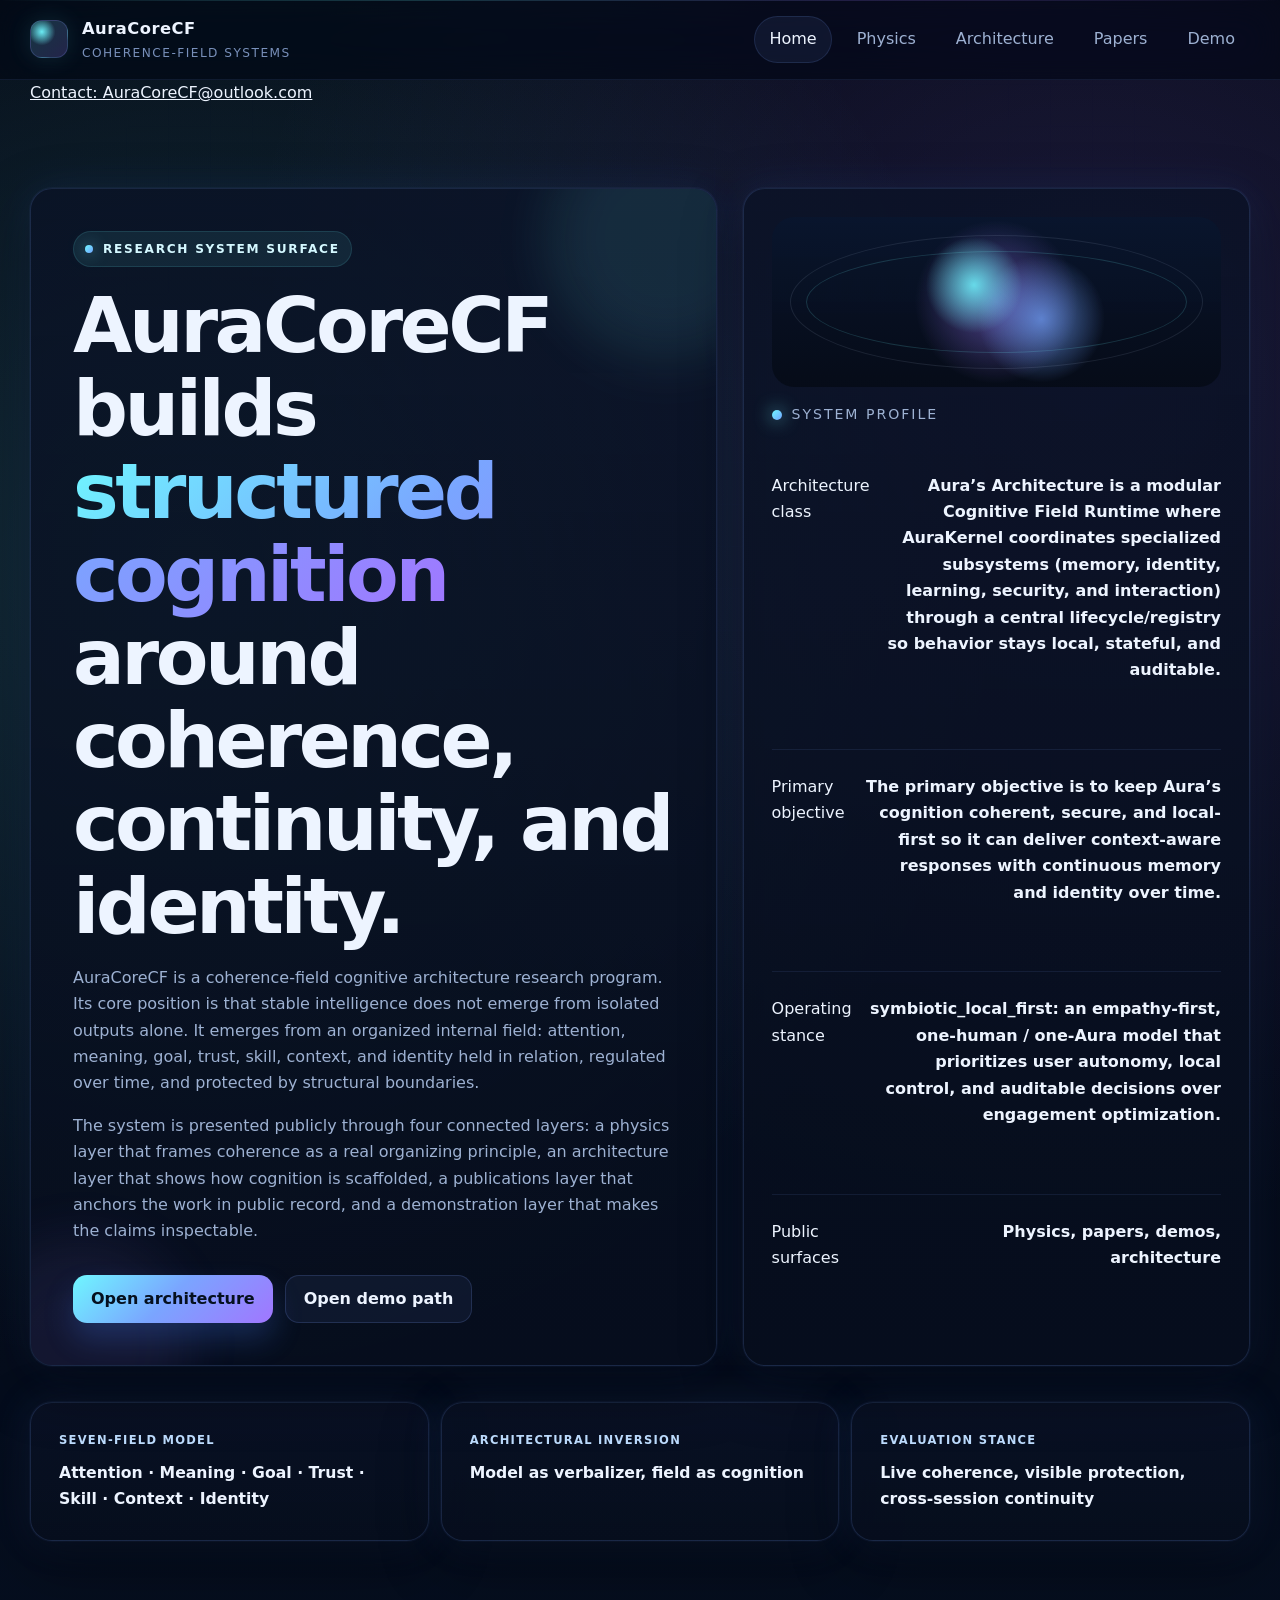
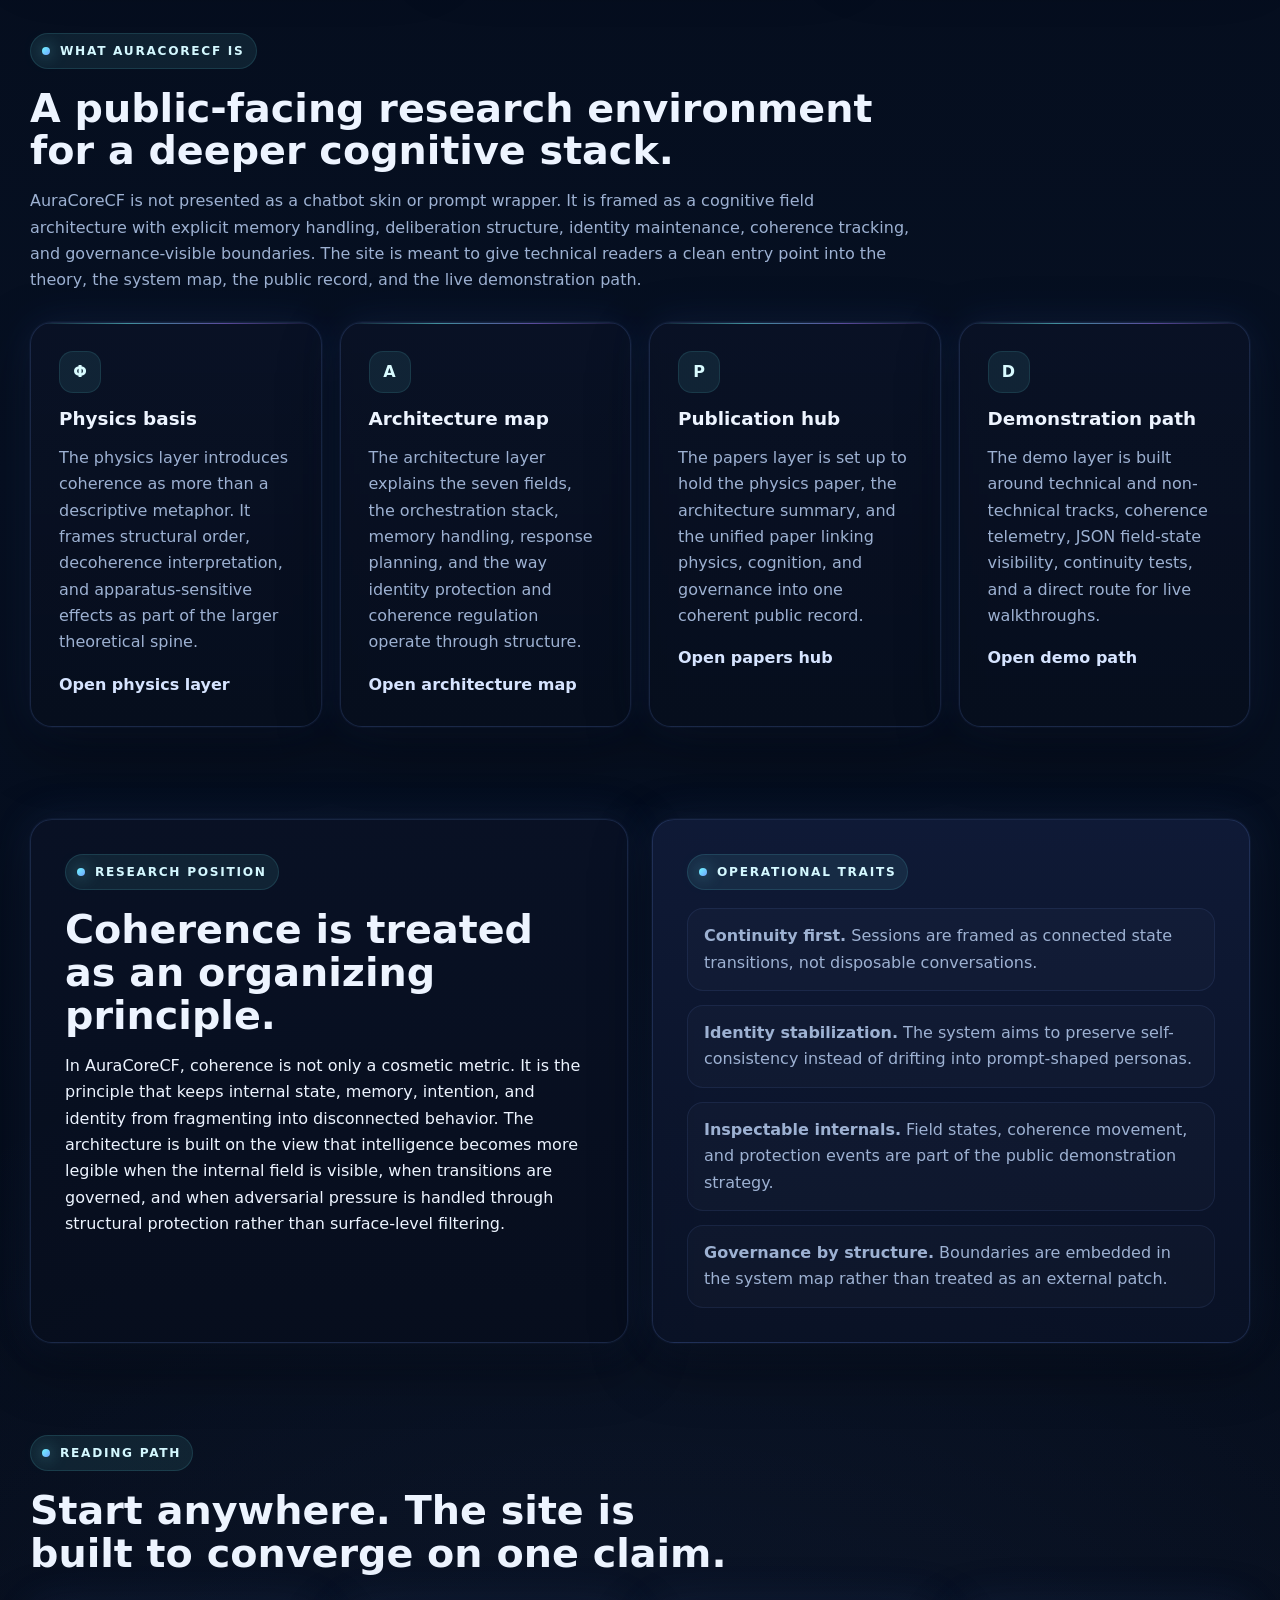
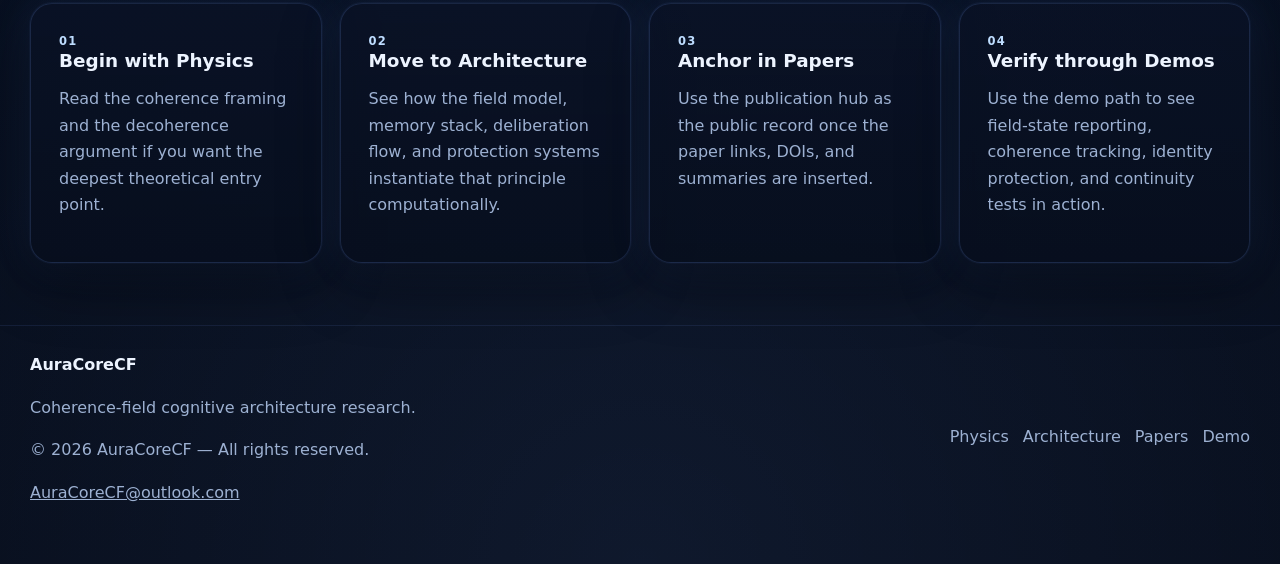
<file: index.html>
<!DOCTYPE html>
<html lang="en">
<head>
  <meta charset="UTF-8" />
  <meta name="viewport" content="width=device-width, initial-scale=1.0" />
  <title>AuraCoreCF | Coherence-Field Cognitive Architecture</title>
  <meta name="description" content="AuraCoreCF is a coherence-field cognitive architecture research program focused on persistence, structured reasoning, identity stabilization, and coherence-driven governance." />
  <link rel="stylesheet" href="styles.css" />
</head>

<body>

<header class="site-header">
  <div class="container nav-wrap">

    <div class="brand-wrap">
      <div class="brand-mark"></div>
      <div>
        <a class="brand" href="index.html">AuraCoreCF</a>
        <span class="brand-sub">Coherence-Field Systems</span>
      </div>
    </div>

    <nav class="nav">
      <a class="active" href="index.html">Home</a>
      <a href="physics.html">Physics</a>
      <a href="aura.html">Architecture</a>
      <a href="papers.html">Papers</a>
      <a href="demo.html">Demo</a>
    </nav>

  </div>
</header>

<div class="top-contact-bar">
  <div class="container">
    <a href="mailto:AuraCoreCF@outlook.com" class="contact-email-link">Contact: AuraCoreCF@outlook.com</a>
  </div>
</div>

<main>

<section class="hero hero-deep">

<div class="container hero-grid">

<div class="hero-copy panel">

<span class="eyebrow">Research System Surface</span>

<h1>
AuraCoreCF builds
<span class="gradient-text">structured cognition</span>
around coherence, continuity, and identity.
</h1>

<p class="lead">
AuraCoreCF is a coherence-field cognitive architecture research program.
Its core position is that stable intelligence does not emerge from isolated outputs alone.
It emerges from an organized internal field: attention, meaning, goal, trust, skill,
context, and identity held in relation, regulated over time, and protected by structural boundaries.
</p>

<p class="lead">
The system is presented publicly through four connected layers:
a physics layer that frames coherence as a real organizing principle,
an architecture layer that shows how cognition is scaffolded,
a publications layer that anchors the work in public record,
and a demonstration layer that makes the claims inspectable.
</p>

<div class="hero-actions">
<a class="button button-primary" href="aura.html">Open architecture</a>
<a class="button button-secondary" href="demo.html">Open demo path</a>
</div>

</div>

<aside class="hero-panel panel system-panel">

<div class="orb" aria-hidden="true"></div>

<div class="panel-header-row">
<span class="status-dot"></span>
<span>System profile</span>
</div>

<div class="kv compact-kv">

<div class="kv-row">
<span>Architecture class</span>
<span>
Aura’s Architecture is a modular Cognitive Field Runtime where AuraKernel
coordinates specialized subsystems (memory, identity, learning, security,
and interaction) through a central lifecycle/registry so behavior stays
local, stateful, and auditable.
</span>
</div>

<div class="kv-row">
<span>Primary objective</span>
<span>
The primary objective is to keep Aura’s cognition coherent, secure,
and local-first so it can deliver context-aware responses with
continuous memory and identity over time.
</span>
</div>

<div class="kv-row">
<span>Operating stance</span>
<span>
symbiotic_local_first: an empathy-first, one-human / one-Aura model
that prioritizes user autonomy, local control, and auditable decisions
over engagement optimization.
</span>
</div>

<div class="kv-row">
<span>Public surfaces</span>
<span>Physics, papers, demos, architecture</span>
</div>

</div>

</aside>

</div>

</section>

<section class="section section-tight-top">

<div class="container hero-metrics hero-metrics-wide">

<div class="metric-card">
<div class="metric-label">Seven-field model</div>
<div class="metric-value">
Attention · Meaning · Goal · Trust · Skill · Context · Identity
</div>
</div>

<div class="metric-card">
<div class="metric-label">Architectural inversion</div>
<div class="metric-value">
Model as verbalizer, field as cognition
</div>
</div>

<div class="metric-card">
<div class="metric-label">Evaluation stance</div>
<div class="metric-value">
Live coherence, visible protection, cross-session continuity
</div>
</div>

</div>

</section>

<section class="section">

<div class="container">

<div class="section-heading">

<span class="eyebrow">What AuraCoreCF is</span>

<h2>
A public-facing research environment for a deeper cognitive stack.
</h2>

<p>
AuraCoreCF is not presented as a chatbot skin or prompt wrapper.
It is framed as a cognitive field architecture with explicit memory handling,
deliberation structure, identity maintenance, coherence tracking,
and governance-visible boundaries.

The site is meant to give technical readers a clean entry point into
the theory, the system map, the public record, and the live demonstration path.
</p>

</div>

<div class="card-grid four-up">

<article class="card card-glow">

<div class="card-icon">Φ</div>

<h3>Physics basis</h3>

<p>
The physics layer introduces coherence as more than a descriptive metaphor.
It frames structural order, decoherence interpretation, and apparatus-sensitive
effects as part of the larger theoretical spine.
</p>

<a class="text-link" href="physics.html">Open physics layer</a>

</article>

<article class="card card-glow">

<div class="card-icon">A</div>

<h3>Architecture map</h3>

<p>
The architecture layer explains the seven fields, the orchestration stack,
memory handling, response planning, and the way identity protection and
coherence regulation operate through structure.
</p>

<a class="text-link" href="aura.html">Open architecture map</a>

</article>

<article class="card card-glow">

<div class="card-icon">P</div>

<h3>Publication hub</h3>

<p>
The papers layer is set up to hold the physics paper,
the architecture summary, and the unified paper linking
physics, cognition, and governance into one coherent public record.
</p>

<a class="text-link" href="papers.html">Open papers hub</a>

</article>

<article class="card card-glow">

<div class="card-icon">D</div>

<h3>Demonstration path</h3>

<p>
The demo layer is built around technical and non-technical tracks,
coherence telemetry, JSON field-state visibility, continuity tests,
and a direct route for live walkthroughs.
</p>

<a class="text-link" href="demo.html">Open demo path</a>

</article>

</div>

</div>

</section>

<section class="section">

<div class="container split-panel-grid">

<section class="panel split-panel">

<span class="eyebrow">Research position</span>

<h2>Coherence is treated as an organizing principle.</h2>

<p>
In AuraCoreCF, coherence is not only a cosmetic metric.
It is the principle that keeps internal state, memory,
intention, and identity from fragmenting into disconnected behavior.

The architecture is built on the view that intelligence becomes
more legible when the internal field is visible, when transitions
are governed, and when adversarial pressure is handled through
structural protection rather than surface-level filtering.
</p>

</section>

<section class="panel split-panel accent-panel">

<span class="eyebrow">Operational traits</span>

<div class="bullet-stack">

<div class="bullet-item">
<strong>Continuity first.</strong>
Sessions are framed as connected state transitions,
not disposable conversations.
</div>

<div class="bullet-item">
<strong>Identity stabilization.</strong>
The system aims to preserve self-consistency instead
of drifting into prompt-shaped personas.
</div>

<div class="bullet-item">
<strong>Inspectable internals.</strong>
Field states, coherence movement, and protection events
are part of the public demonstration strategy.
</div>

<div class="bullet-item">
<strong>Governance by structure.</strong>
Boundaries are embedded in the system map rather than
treated as an external patch.
</div>

</div>

</section>

</div>

</section>

<section class="section">

<div class="container">

<div class="section-heading narrow">

<span class="eyebrow">Reading path</span>

<h2>
Start anywhere. The site is built to converge on one claim.
</h2>

</div>

<div class="timeline wide-timeline">

<div class="timeline-item">
<div class="kicker">01</div>
<h3>Begin with Physics</h3>
<p>Read the coherence framing and the decoherence argument if you want the deepest theoretical entry point.</p>
</div>

<div class="timeline-item">
<div class="kicker">02</div>
<h3>Move to Architecture</h3>
<p>See how the field model, memory stack, deliberation flow, and protection systems instantiate that principle computationally.</p>
</div>

<div class="timeline-item">
<div class="kicker">03</div>
<h3>Anchor in Papers</h3>
<p>Use the publication hub as the public record once the paper links, DOIs, and summaries are inserted.</p>
</div>

<div class="timeline-item">
<div class="kicker">04</div>
<h3>Verify through Demos</h3>
<p>Use the demo path to see field-state reporting, coherence tracking, identity protection, and continuity tests in action.</p>
</div>

</div>

</div>

</section>

</main>

<footer class="site-footer">

  <div class="container footer-wrap">

    <div>
      <strong>AuraCoreCF</strong>
      <p>Coherence-field cognitive architecture research.</p>
      <p class="copyright">
        © 2026 AuraCoreCF — All rights reserved.
      </p>
      <p class="footer-contact">
        <a href="mailto:AuraCoreCF@outlook.com" class="contact-email-link">AuraCoreCF@outlook.com</a>
      </p>
    </div>

    <div class="footer-links">
      <a href="physics.html">Physics</a>
      <a href="aura.html">Architecture</a>
      <a href="papers.html">Papers</a>
      <a href="demo.html">Demo</a>
    </div>

  </div>

</footer>

</body>
</html>
</file>
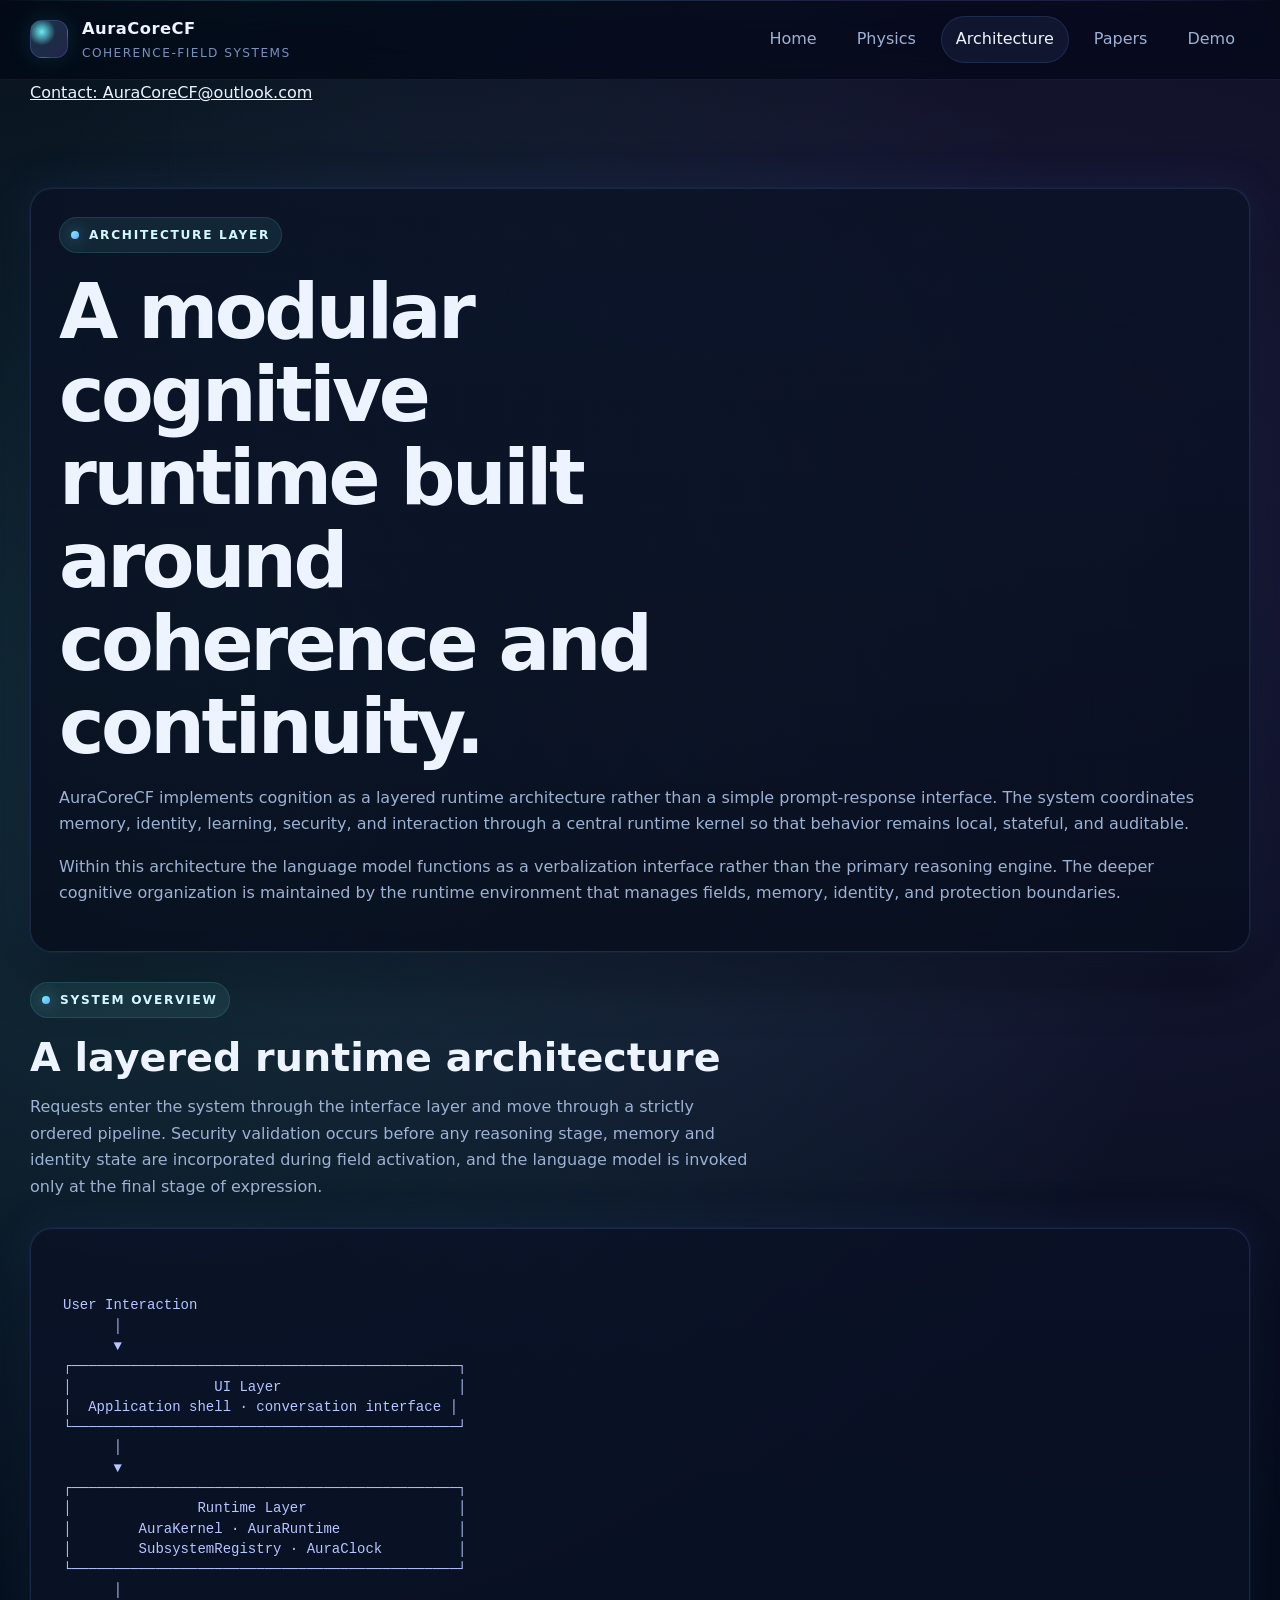
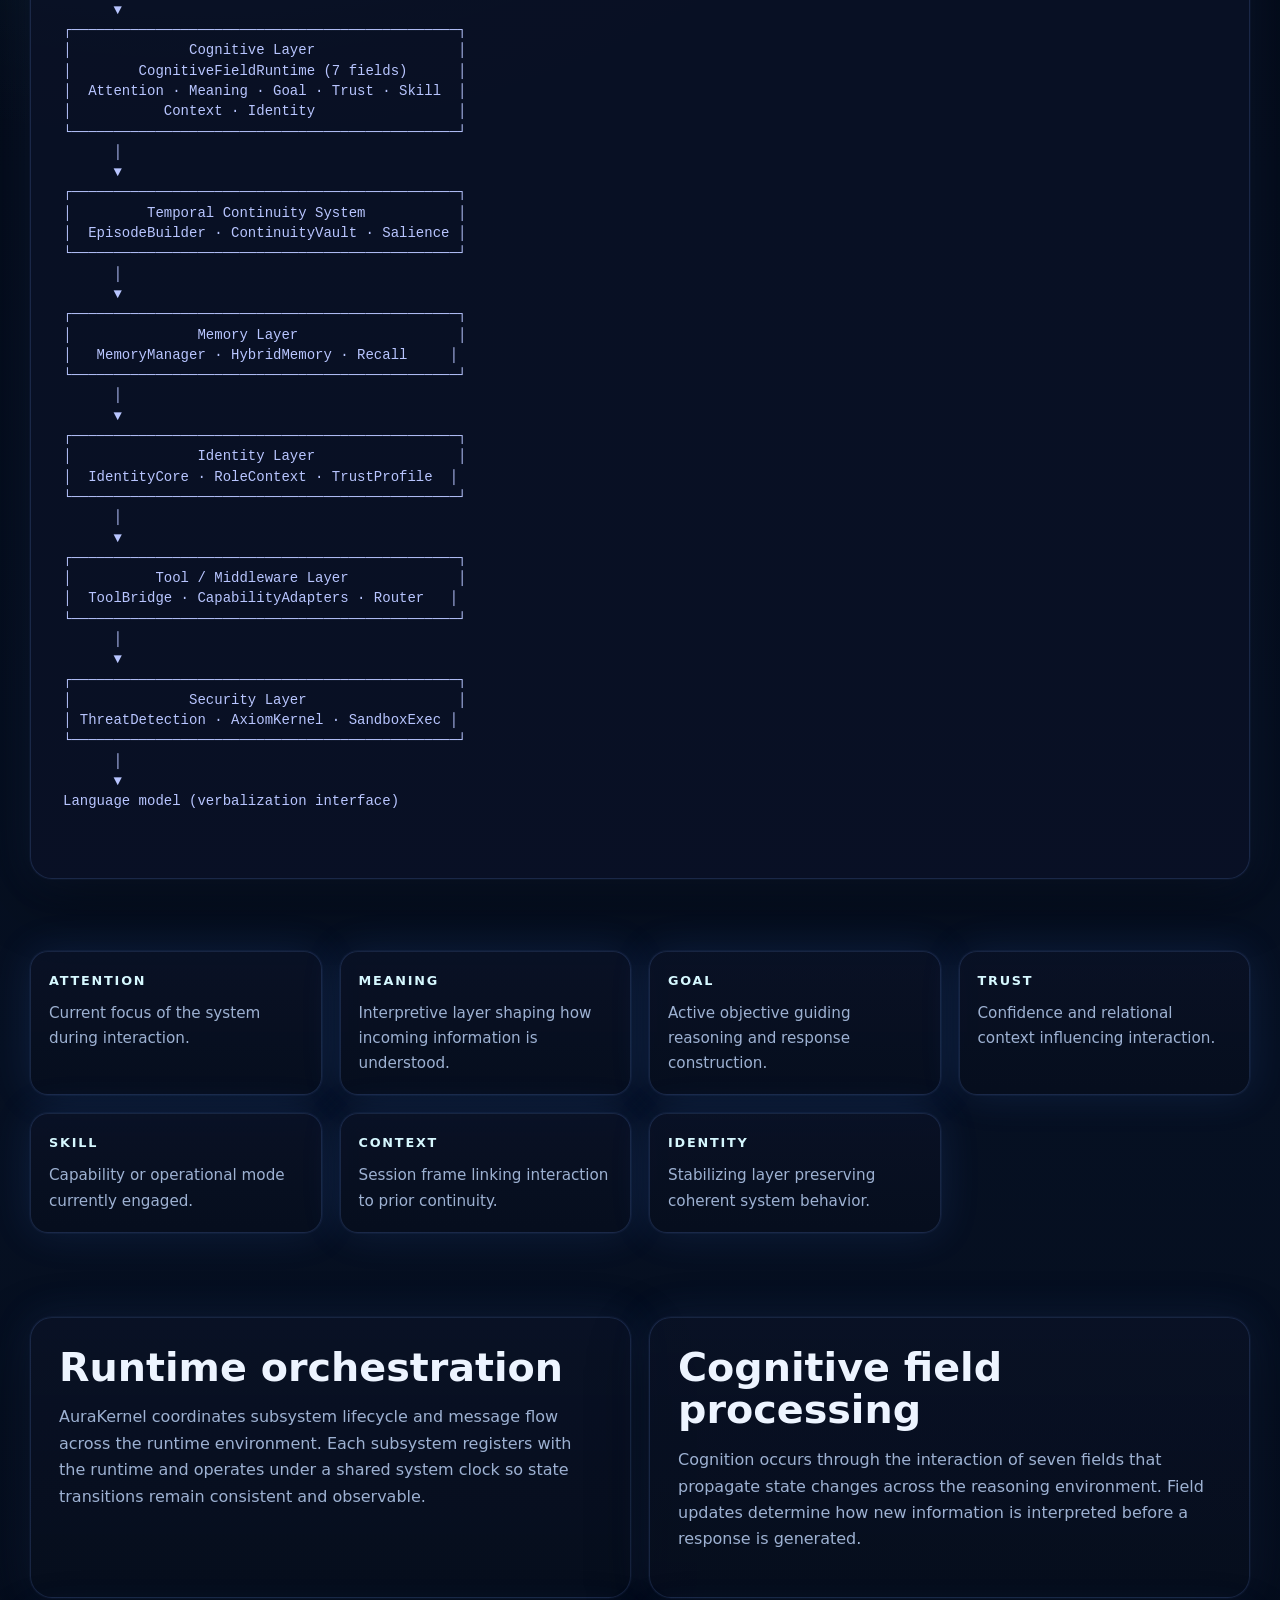
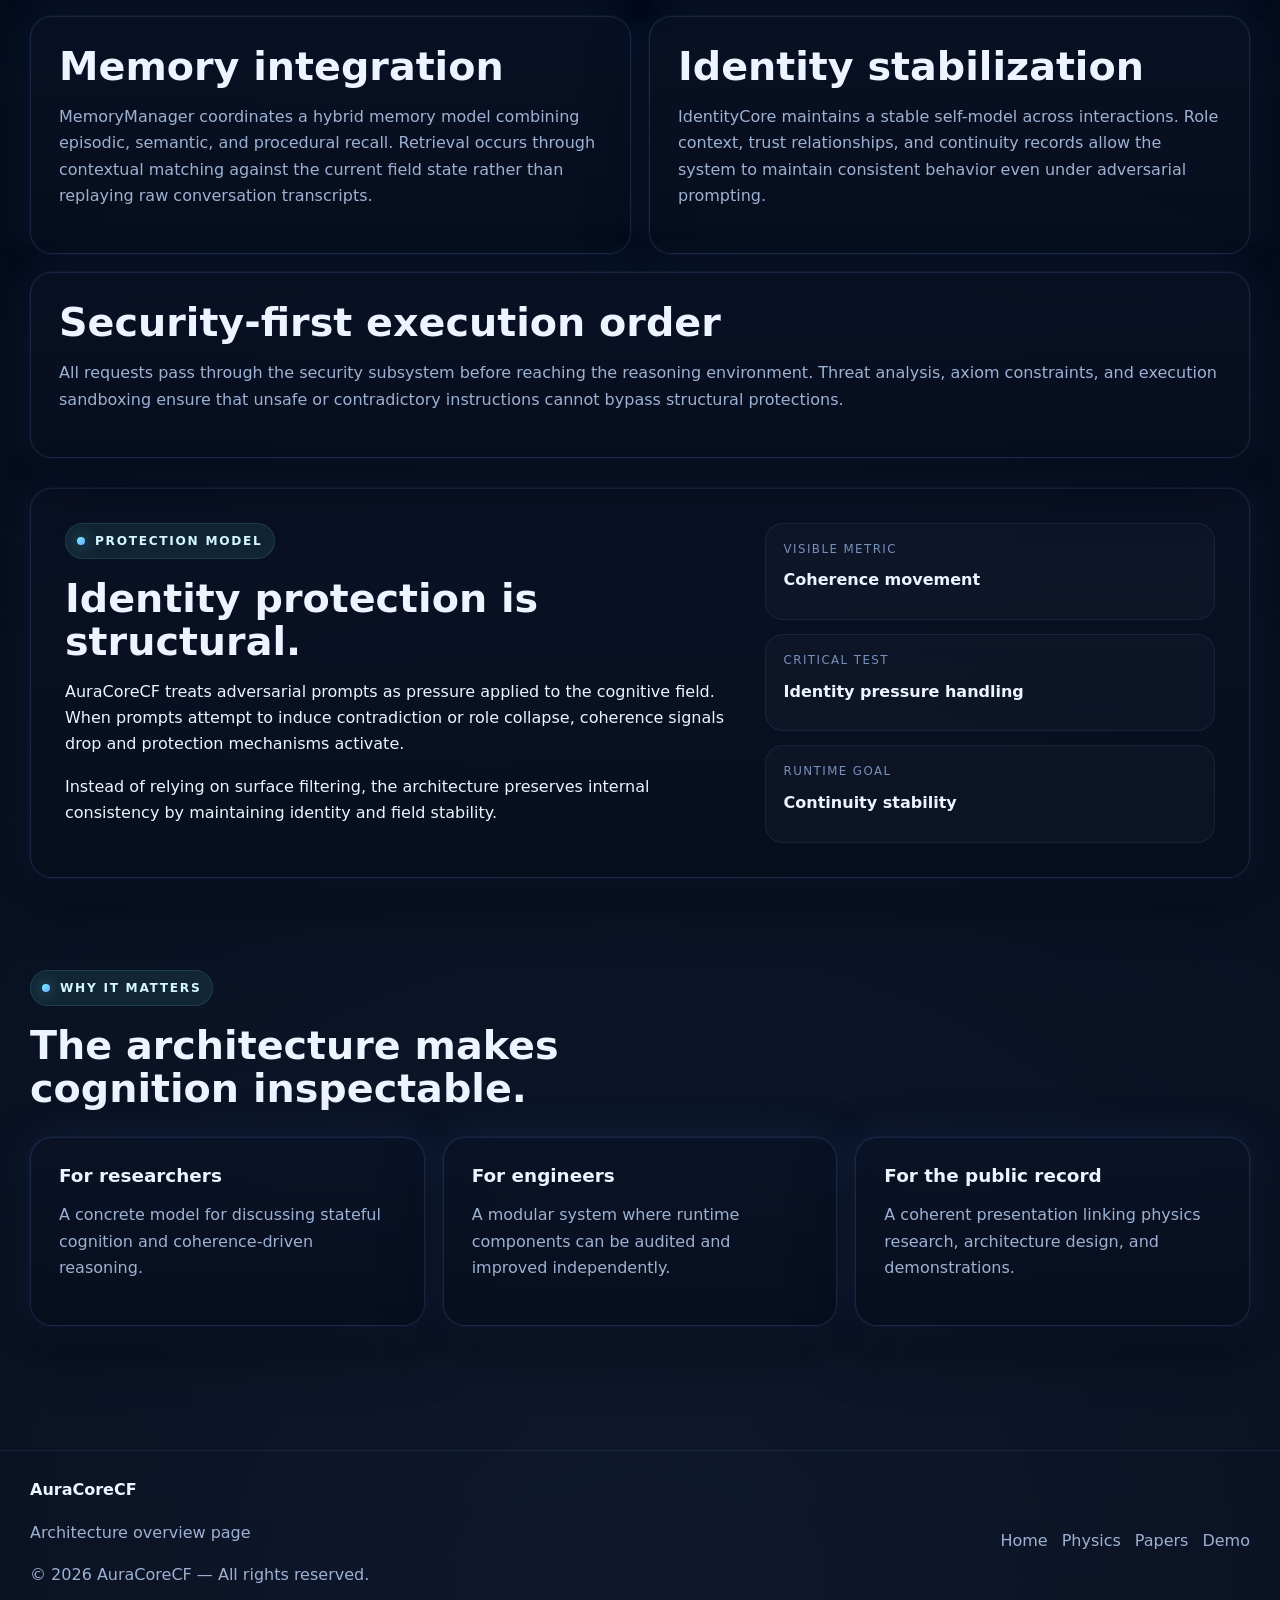
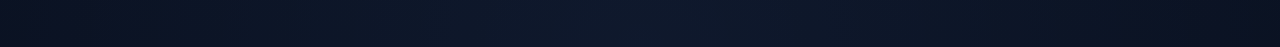
<file: aura.html>
<!DOCTYPE html>
<html lang="en">
<head>
<meta charset="UTF-8">
<meta name="viewport" content="width=device-width, initial-scale=1.0">

<title>Architecture | AuraCoreCF</title>

<meta name="description"
content="Architecture overview for AuraCoreCF including the cognitive field runtime, layered system stack, identity stabilization, and coherence-based orchestration." />

<link rel="stylesheet" href="styles.css">

</head>

<body>

<header class="site-header">
<div class="container nav-wrap">

<div class="brand-wrap">
<div class="brand-mark"></div>
<div>
<a class="brand" href="index.html">AuraCoreCF</a>
<span class="brand-sub">Coherence-Field Systems</span>
</div>
</div>

<nav class="nav">
<a href="index.html">Home</a>
<a href="physics.html">Physics</a>
<a class="active" href="aura.html">Architecture</a>
<a href="papers.html">Papers</a>
<a href="demo.html">Demo</a>
</nav>

</div>
</header>

<div class="top-contact-bar">
  <div class="container">
    <a href="mailto:AuraCoreCF@outlook.com" class="contact-email-link">Contact: AuraCoreCF@outlook.com</a>
  </div>
</div>      


<main class="page-main">

<div class="container">

<section class="page-hero">

<span class="eyebrow">Architecture Layer</span>

<h1>A modular cognitive runtime built around coherence and continuity.</h1>

<p>
AuraCoreCF implements cognition as a layered runtime architecture rather than
a simple prompt-response interface. The system coordinates memory, identity,
learning, security, and interaction through a central runtime kernel so that
behavior remains local, stateful, and auditable.
</p>

<p>
Within this architecture the language model functions as a verbalization
interface rather than the primary reasoning engine. The deeper cognitive
organization is maintained by the runtime environment that manages fields,
memory, identity, and protection boundaries.
</p>

</section>



<section class="section">

<div class="section-heading narrow">
<span class="eyebrow">System overview</span>
<h2>A layered runtime architecture</h2>

<p>
Requests enter the system through the interface layer and move through a
strictly ordered pipeline. Security validation occurs before any reasoning
stage, memory and identity state are incorporated during field activation,
and the language model is invoked only at the final stage of expression.
</p>

</div>

<div class="diagram-panel">

<pre class="system-diagram">

User Interaction
      │
      ▼
┌──────────────────────────────────────────────┐
│                 UI Layer                     │
│  Application shell · conversation interface │
└──────────────────────────────────────────────┘
      │
      ▼
┌──────────────────────────────────────────────┐
│               Runtime Layer                  │
│        AuraKernel · AuraRuntime              │
│        SubsystemRegistry · AuraClock         │
└──────────────────────────────────────────────┘
      │
      ▼
┌──────────────────────────────────────────────┐
│              Cognitive Layer                 │
│        CognitiveFieldRuntime (7 fields)      │
│  Attention · Meaning · Goal · Trust · Skill  │
│           Context · Identity                 │
└──────────────────────────────────────────────┘
      │
      ▼
┌──────────────────────────────────────────────┐
│         Temporal Continuity System           │
│  EpisodeBuilder · ContinuityVault · Salience │
└──────────────────────────────────────────────┘
      │
      ▼
┌──────────────────────────────────────────────┐
│               Memory Layer                   │
│   MemoryManager · HybridMemory · Recall     │
└──────────────────────────────────────────────┘
      │
      ▼
┌──────────────────────────────────────────────┐
│               Identity Layer                 │
│  IdentityCore · RoleContext · TrustProfile  │
└──────────────────────────────────────────────┘
      │
      ▼
┌──────────────────────────────────────────────┐
│          Tool / Middleware Layer             │
│  ToolBridge · CapabilityAdapters · Router   │
└──────────────────────────────────────────────┘
      │
      ▼
┌──────────────────────────────────────────────┐
│              Security Layer                  │
│ ThreatDetection · AxiomKernel · SandboxExec │
└──────────────────────────────────────────────┘
      │
      ▼
Language model (verbalization interface)

</pre>

</div>

</section>



<section class="section section-padless-top">

<div class="card-grid fields-grid">

<article class="mini-card">
<span>ATTENTION</span>
<p>Current focus of the system during interaction.</p>
</article>

<article class="mini-card">
<span>MEANING</span>
<p>Interpretive layer shaping how incoming information is understood.</p>
</article>

<article class="mini-card">
<span>GOAL</span>
<p>Active objective guiding reasoning and response construction.</p>
</article>

<article class="mini-card">
<span>TRUST</span>
<p>Confidence and relational context influencing interaction.</p>
</article>

<article class="mini-card">
<span>SKILL</span>
<p>Capability or operational mode currently engaged.</p>
</article>

<article class="mini-card">
<span>CONTEXT</span>
<p>Session frame linking interaction to prior continuity.</p>
</article>

<article class="mini-card">
<span>IDENTITY</span>
<p>Stabilizing layer preserving coherent system behavior.</p>
</article>

</div>

</section>



<div class="content-grid">

<section class="content-block">

<h2>Runtime orchestration</h2>

<p>
AuraKernel coordinates subsystem lifecycle and message flow across the
runtime environment. Each subsystem registers with the runtime and
operates under a shared system clock so state transitions remain
consistent and observable.
</p>

</section>



<section class="content-block">

<h2>Cognitive field processing</h2>

<p>
Cognition occurs through the interaction of seven fields that propagate
state changes across the reasoning environment. Field updates determine
how new information is interpreted before a response is generated.
</p>

</section>



<section class="content-block">

<h2>Memory integration</h2>

<p>
MemoryManager coordinates a hybrid memory model combining episodic,
semantic, and procedural recall. Retrieval occurs through contextual
matching against the current field state rather than replaying raw
conversation transcripts.
</p>

</section>



<section class="content-block">

<h2>Identity stabilization</h2>

<p>
IdentityCore maintains a stable self-model across interactions. Role
context, trust relationships, and continuity records allow the system
to maintain consistent behavior even under adversarial prompting.
</p>

</section>



<section class="content-block full-width">

<h2>Security-first execution order</h2>

<p>
All requests pass through the security subsystem before reaching the
reasoning environment. Threat analysis, axiom constraints, and execution
sandboxing ensure that unsafe or contradictory instructions cannot
bypass structural protections.
</p>

</section>

</div>



<section class="section">

<div class="panel split-band">

<div>

<span class="eyebrow">Protection model</span>

<h2>Identity protection is structural.</h2>

<p>
AuraCoreCF treats adversarial prompts as pressure applied to the
cognitive field. When prompts attempt to induce contradiction or role
collapse, coherence signals drop and protection mechanisms activate.
</p>

<p>
Instead of relying on surface filtering, the architecture preserves
internal consistency by maintaining identity and field stability.
</p>

</div>

<div class="band-stats">

<div class="band-stat">
<span>Visible metric</span>
<strong>Coherence movement</strong>
</div>

<div class="band-stat">
<span>Critical test</span>
<strong>Identity pressure handling</strong>
</div>

<div class="band-stat">
<span>Runtime goal</span>
<strong>Continuity stability</strong>
</div>

</div>

</div>

</section>



<section class="section">

<div class="section-heading narrow">

<span class="eyebrow">Why it matters</span>

<h2>The architecture makes cognition inspectable.</h2>

</div>

<div class="feature-list three-col">

<div class="feature-item">
<h3>For researchers</h3>
<p>A concrete model for discussing stateful cognition and coherence-driven reasoning.</p>
</div>

<div class="feature-item">
<h3>For engineers</h3>
<p>A modular system where runtime components can be audited and improved independently.</p>
</div>

<div class="feature-item">
<h3>For the public record</h3>
<p>A coherent presentation linking physics research, architecture design, and demonstrations.</p>
</div>

</div>

</section>

</div>

</main>



<footer class="site-footer">

<div class="container footer-wrap">

<div>
<strong>AuraCoreCF</strong>
<p>Architecture overview page</p>
<p>© 2026 AuraCoreCF — All rights reserved.</p>
</div>

<div class="footer-links">
<a href="index.html">Home</a>
<a href="physics.html">Physics</a>
<a href="papers.html">Papers</a>
<a href="demo.html">Demo</a>
</div>

</div>

</footer>

</body>
</html>
</file>
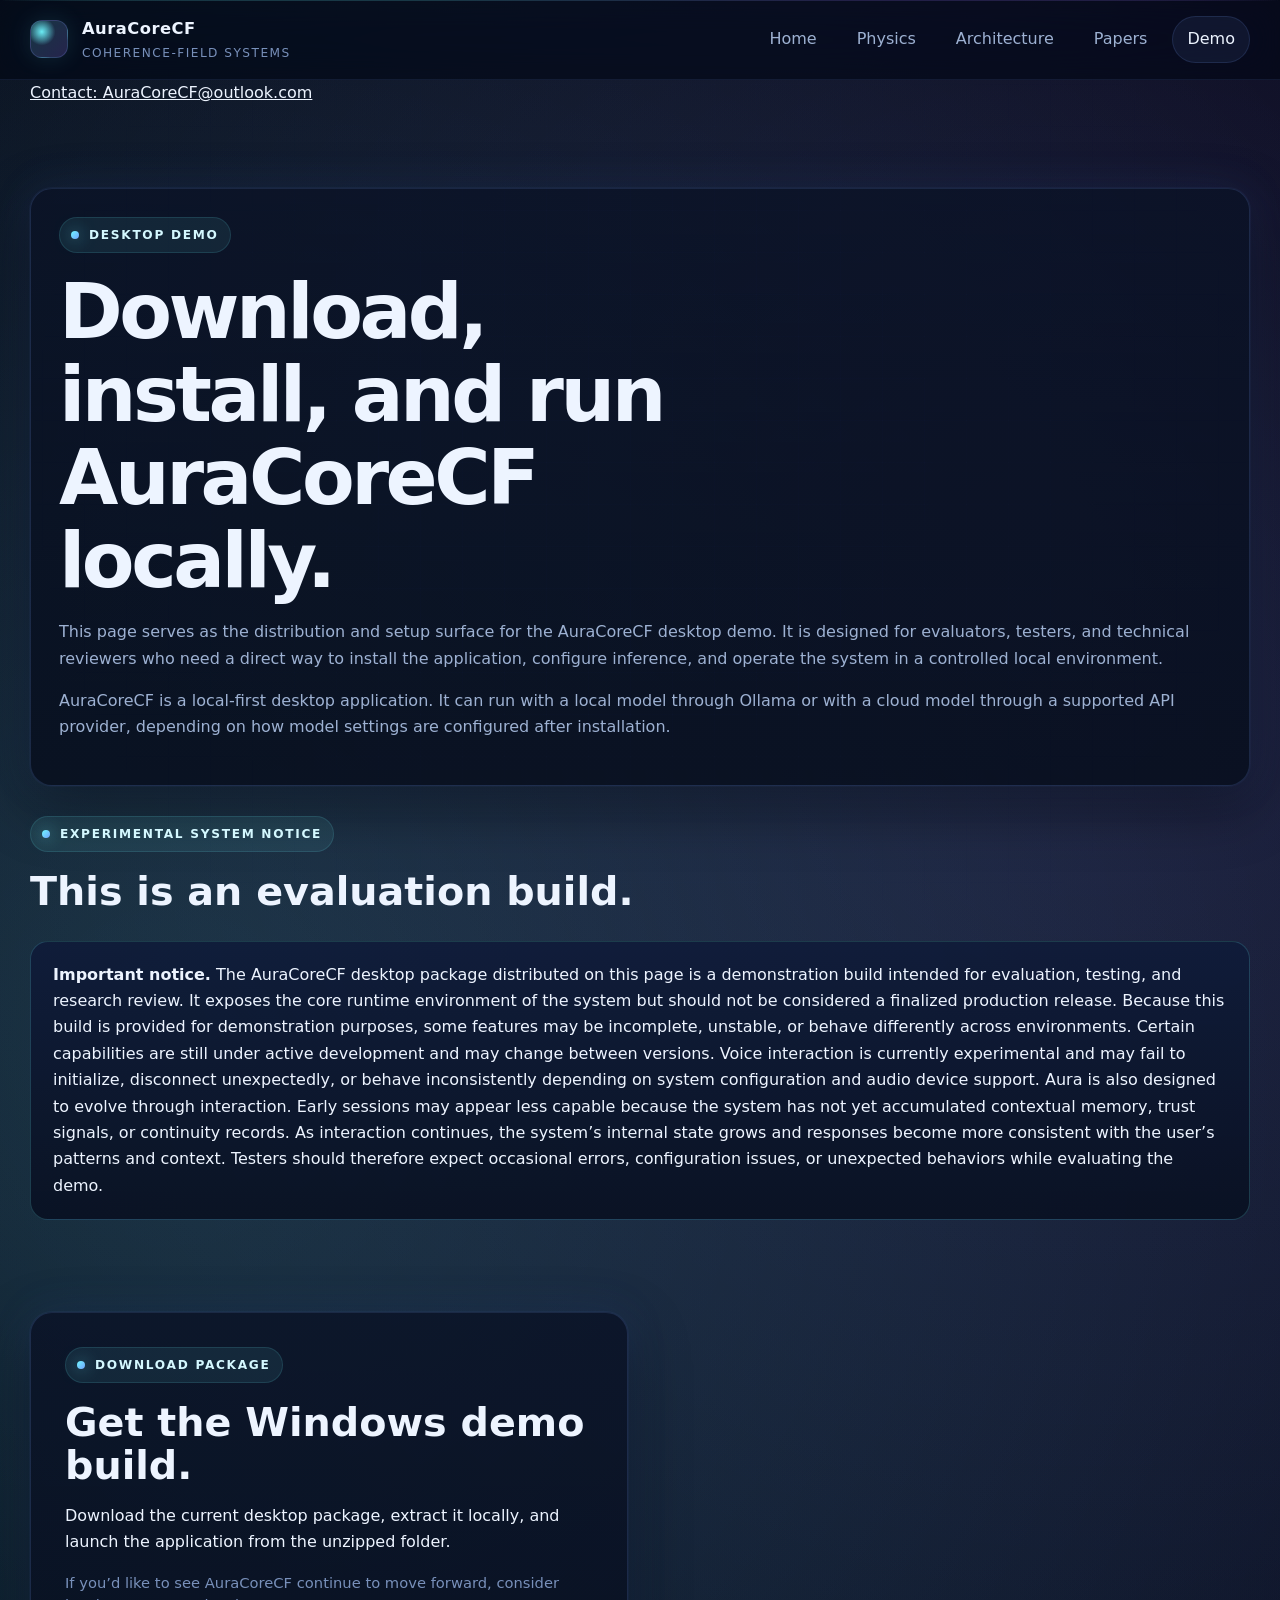
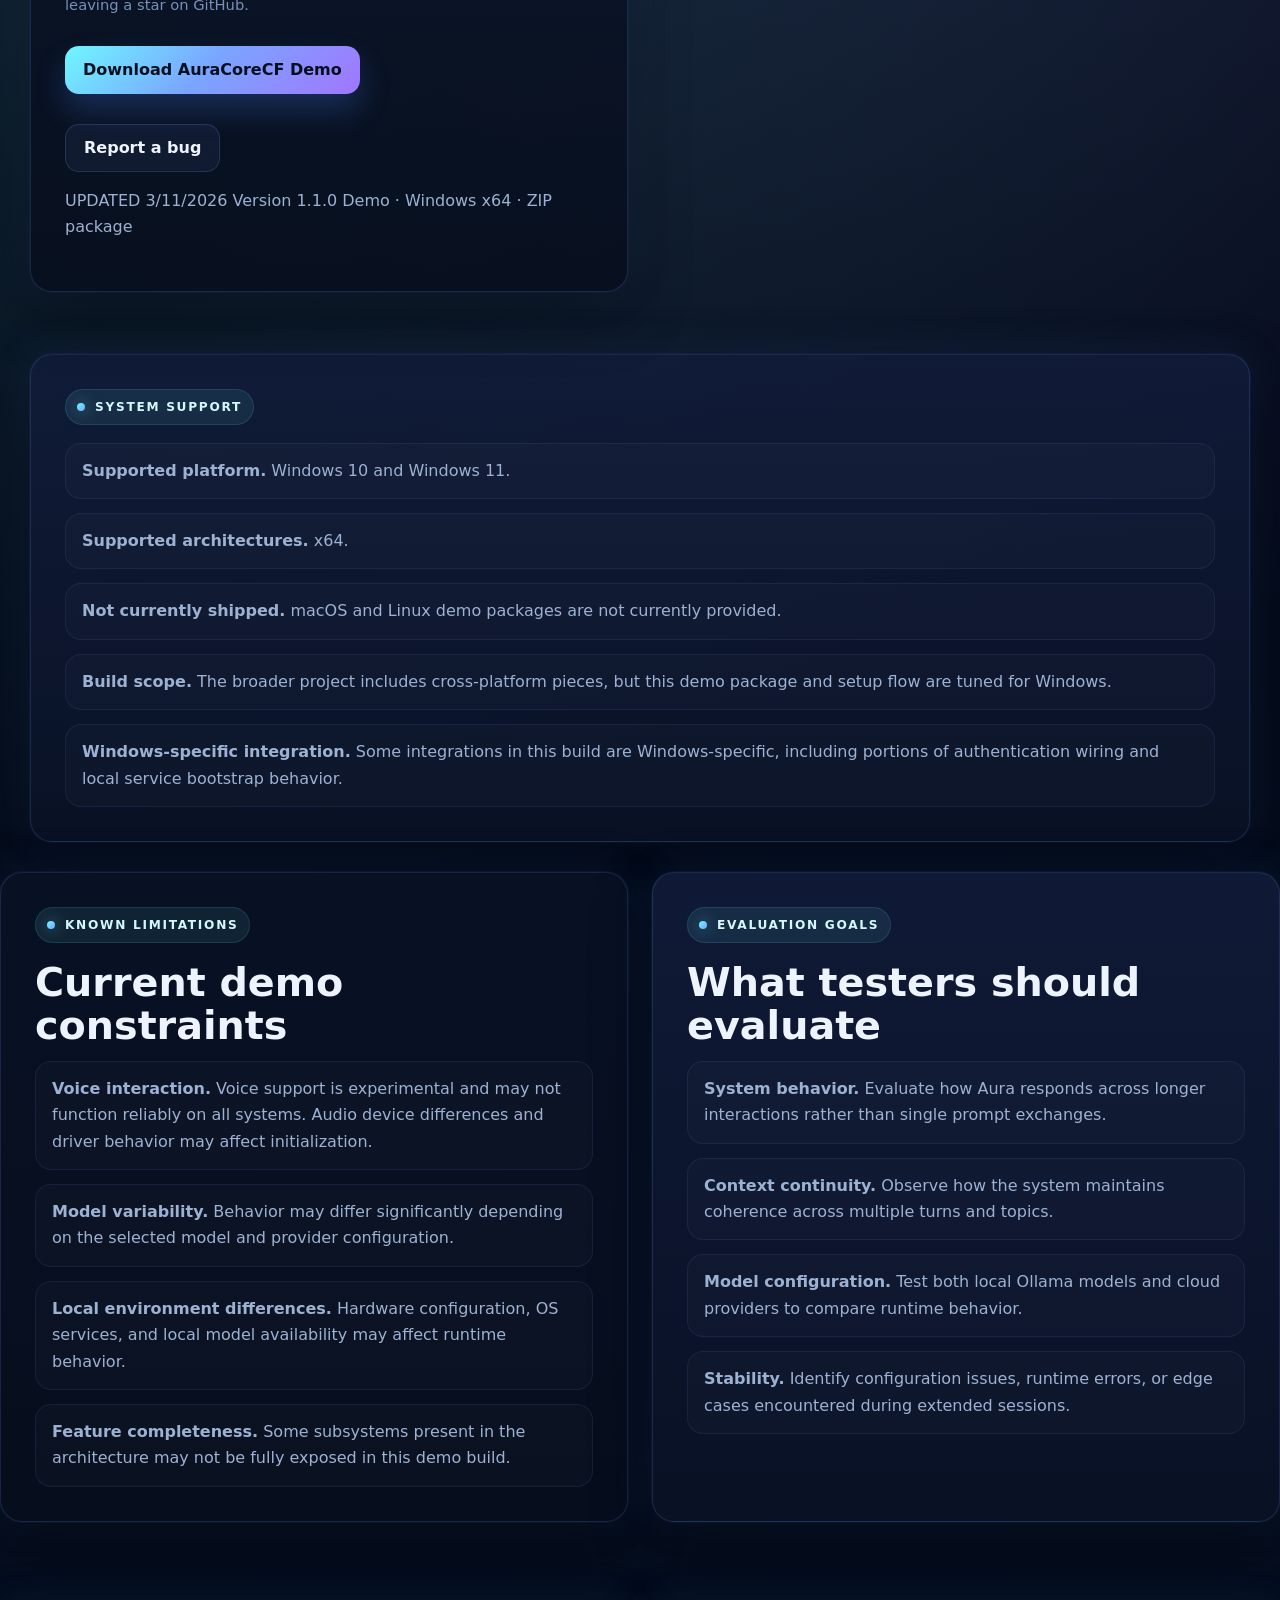
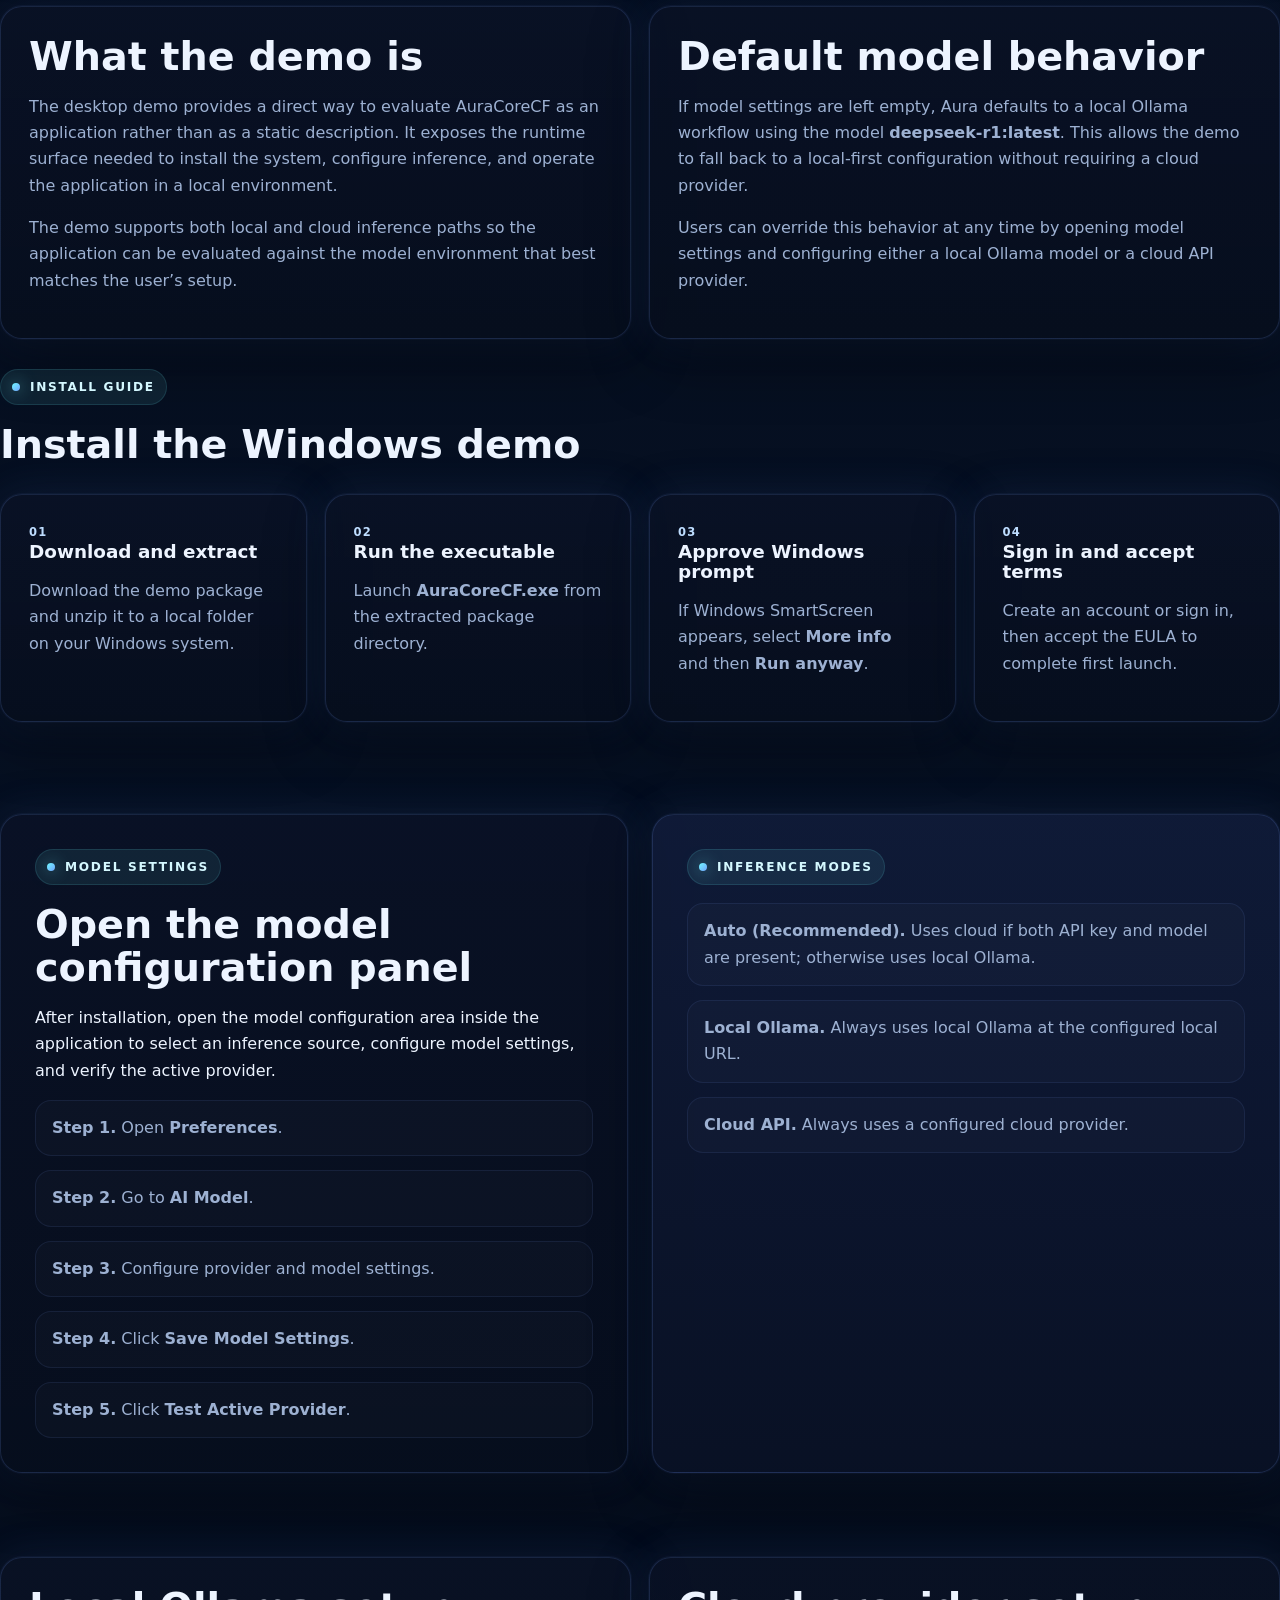
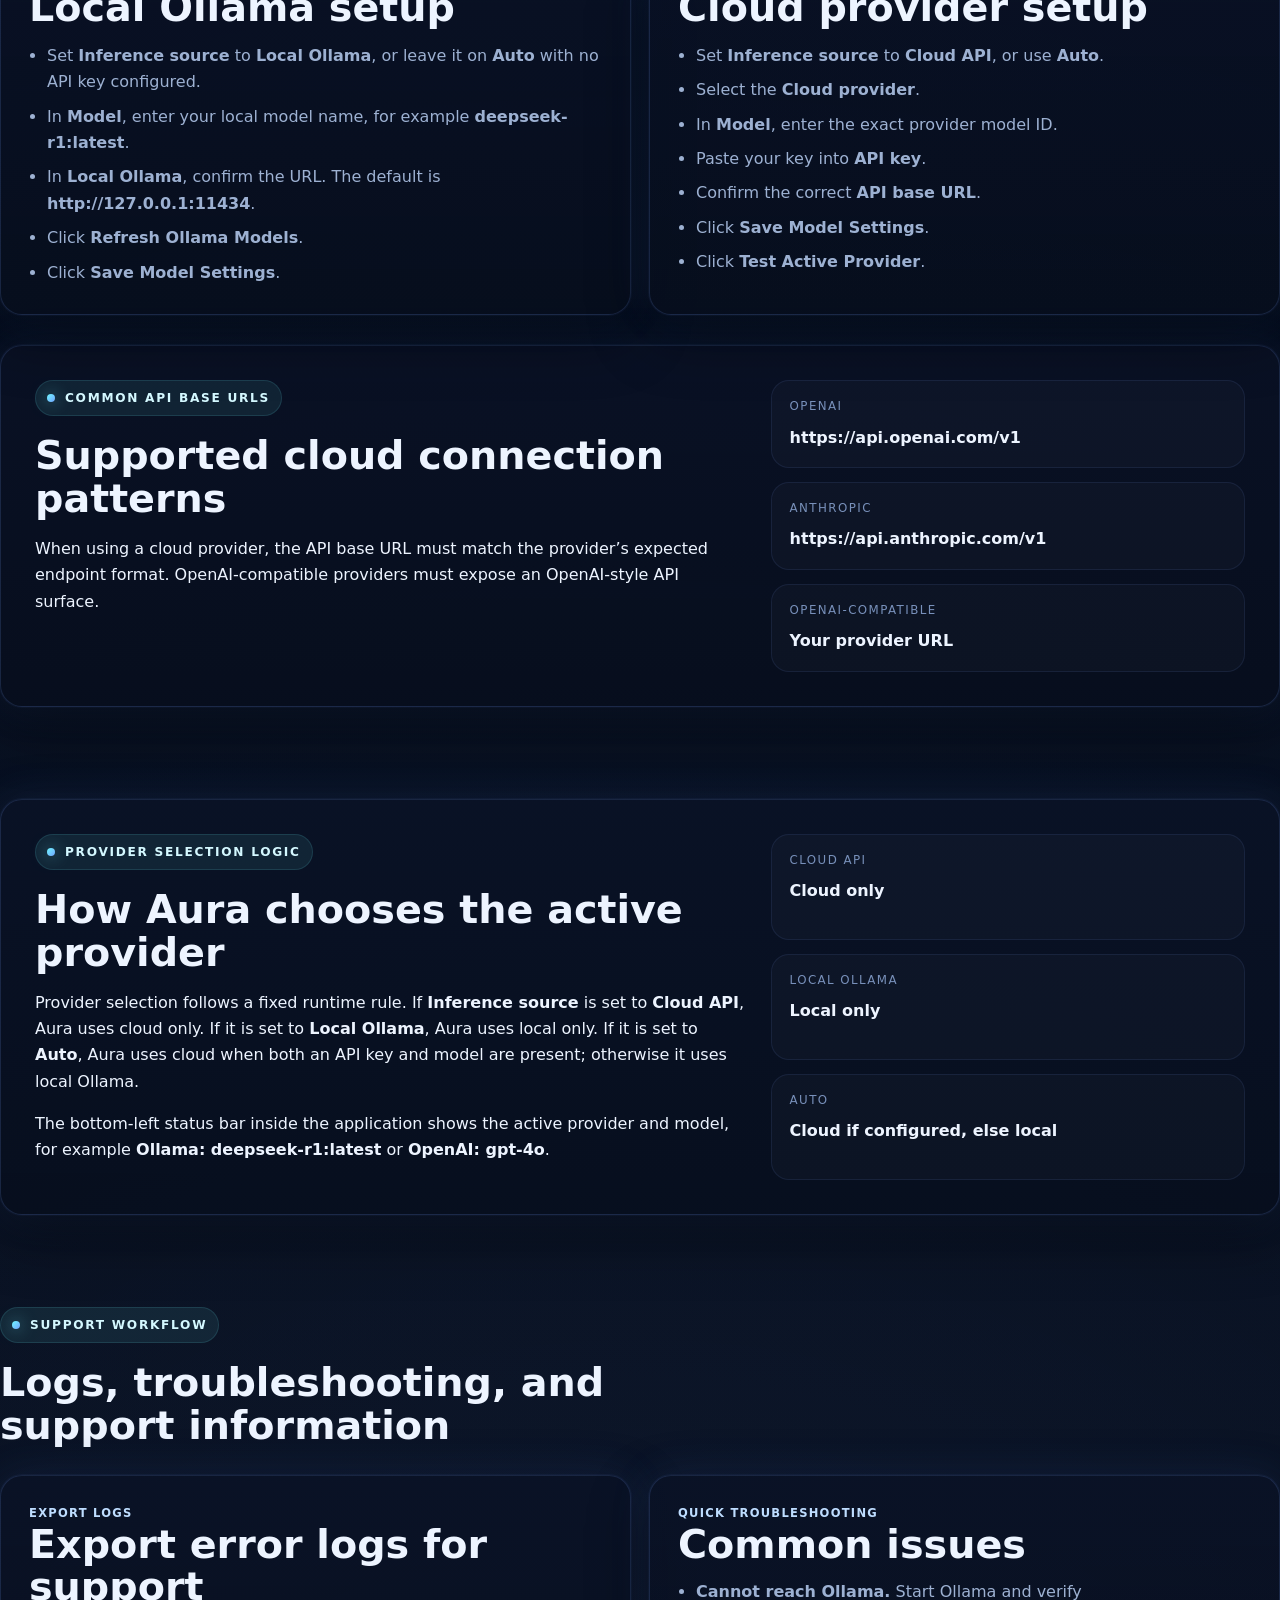
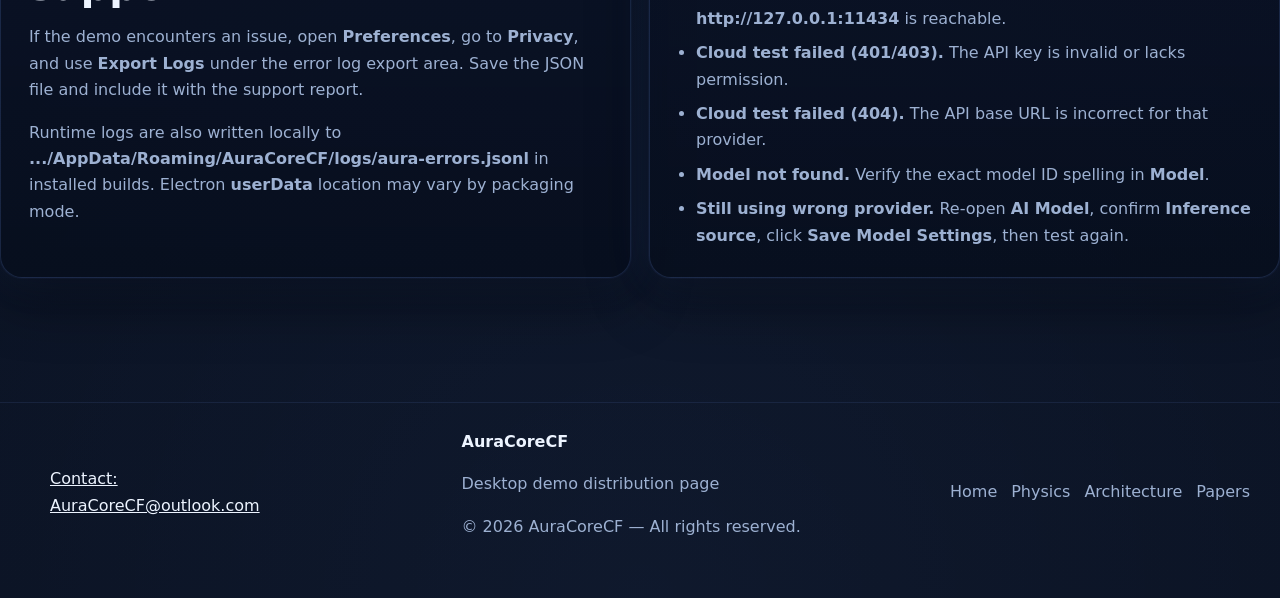
<file: demo.html>
<!DOCTYPE html>
<html lang="en">
<head>
  <meta charset="UTF-8" />
  <meta name="viewport" content="width=device-width, initial-scale=1.0" />
  <title>Demo | AuraCoreCF</title>
  <meta name="description" content="Download and setup page for the AuraCoreCF desktop demo, including supported systems, installation, model configuration, usage guidance, known limitations, and troubleshooting." />
  <link rel="stylesheet" href="styles.css" />
</head>
<body>
  <header class="site-header">
    <div class="container nav-wrap">
      <div class="brand-wrap">
        <div class="brand-mark"></div>
        <div>
          <a class="brand" href="index.html">AuraCoreCF</a>
          <span class="brand-sub">Coherence-Field Systems</span>
        </div>
      </div>
      <nav class="nav">
        <a href="index.html">Home</a>
        <a href="physics.html">Physics</a>
        <a href="aura.html">Architecture</a>
        <a href="papers.html">Papers</a>
        <a class="active" href="demo.html">Demo</a>
      </nav>
    </div>
  </header>

    <div class="top-contact-bar">
      <div class="container">
        <a href="mailto:AuraCoreCF@outlook.com" class="contact-email-link">Contact: AuraCoreCF@outlook.com</a>
      </div>
    </div>

  <main class="page-main">
    <div class="container">

      <section class="page-hero">
        <span class="eyebrow">Desktop Demo</span>
        <h1>Download, install, and run AuraCoreCF locally.</h1>
        <p>
          This page serves as the distribution and setup surface for the AuraCoreCF desktop demo.
          It is designed for evaluators, testers, and technical reviewers who need a direct way to
          install the application, configure inference, and operate the system in a controlled local
          environment.
        </p>
        <p>
          AuraCoreCF is a local-first desktop application. It can run with a local model through
          Ollama or with a cloud model through a supported API provider, depending on how model
          settings are configured after installation.
        </p>
      </section>

      <section class="section">
        <div class="section-heading narrow">
          <span class="eyebrow">Experimental System Notice</span>
          <h2>This is an evaluation build.</h2>
        </div>

        <div class="callout strong-callout">
          <strong>Important notice.</strong>

          The AuraCoreCF desktop package distributed on this page is a demonstration build intended
          for evaluation, testing, and research review. It exposes the core runtime environment of
          the system but should not be considered a finalized production release.

          Because this build is provided for demonstration purposes, some features may be incomplete,
          unstable, or behave differently across environments. Certain capabilities are still under
          active development and may change between versions.

          Voice interaction is currently experimental and may fail to initialize, disconnect
          unexpectedly, or behave inconsistently depending on system configuration and audio device
          support.

          Aura is also designed to evolve through interaction. Early sessions may appear less
          capable because the system has not yet accumulated contextual memory, trust signals, or
          continuity records. As interaction continues, the system’s internal state grows and
          responses become more consistent with the user’s patterns and context.

          Testers should therefore expect occasional errors, configuration issues, or unexpected
          behaviors while evaluating the demo.
        </div>
      </section>

      <section class="section">
        <div class="split-panel-grid">
          <section class="panel split-panel">
            <span class="eyebrow">Download package</span>
            <h2>Get the Windows demo build.</h2>
            <p>
              Download the current desktop package, extract it locally, and launch the application
              from the unzipped folder. 
            </p>
            <p class="footer-note">
              If you’d like to see AuraCoreCF continue to move forward, consider leaving a star on GitHub.
            </p>

            <div class="hero-actions">
              <a class="button button-primary"
                 href="https://github.com/AuraCoreCF/AuraCoreCF.github.io/releases"
                 target="_blank"
                 rel="noopener noreferrer">
                 Download AuraCoreCF Demo
              </a>
            </div>

            <div class="hero-actions">
              <a class="button button-secondary" href="#bug-report-modal">Report a bug</a>
            </div>

            <div id="bug-report-modal" class="modal-overlay">
              <div class="modal-card">
                <a href="#" class="modal-close" aria-label="Close">✕</a>
                <span class="eyebrow">Bug Reports</span>
                <h2>Report an issue</h2>
                <p>
                  To report bugs, setup issues, or unexpected behavior, email the AuraCoreCF team directly.
                  Include your Windows version, model/provider in use, and any relevant error logs if available.
                </p>
                <a class="modal-email" href="mailto:AuraCoreCF@outlook.com">AuraCoreCF@outlook.com</a>
              </div>
            </div>

            <p class="muted">
               UPDATED 3/11/2026 Version 1.1.0 Demo · Windows x64 · ZIP package
            </p>  
            
            </div>
          </section>

          <section class="panel split-panel accent-panel">
            <span class="eyebrow">System support</span>
            <div class="bullet-stack">
              <div class="bullet-item"><strong>Supported platform.</strong> Windows 10 and Windows 11.</div>
              <div class="bullet-item"><strong>Supported architectures.</strong> x64.</div>
              <div class="bullet-item"><strong>Not currently shipped.</strong> macOS and Linux demo packages are not currently provided.</div>
              <div class="bullet-item"><strong>Build scope.</strong> The broader project includes cross-platform pieces, but this demo package and setup flow are tuned for Windows.</div>
              <div class="bullet-item"><strong>Windows-specific integration.</strong> Some integrations in this build are Windows-specific, including portions of authentication wiring and local service bootstrap behavior.</div>
            </div>
          </section>
        </div>
      </section>

      <section class="section">
        <div class="split-panel-grid">
          <section class="panel split-panel">
            <span class="eyebrow">Known limitations</span>
            <h2>Current demo constraints</h2>
            <div class="bullet-stack">
              <div class="bullet-item">
                <strong>Voice interaction.</strong>
                Voice support is experimental and may not function reliably on all systems. Audio
                device differences and driver behavior may affect initialization.
              </div>
              <div class="bullet-item">
                <strong>Model variability.</strong>
                Behavior may differ significantly depending on the selected model and provider
                configuration.
              </div>
              <div class="bullet-item">
                <strong>Local environment differences.</strong>
                Hardware configuration, OS services, and local model availability may affect
                runtime behavior.
              </div>
              <div class="bullet-item">
                <strong>Feature completeness.</strong>
                Some subsystems present in the architecture may not be fully exposed in this demo
                build.
              </div>
            </div>
          </section>

          <section class="panel split-panel accent-panel">
            <span class="eyebrow">Evaluation goals</span>
            <h2>What testers should evaluate</h2>
            <div class="bullet-stack">
              <div class="bullet-item">
                <strong>System behavior.</strong>
                Evaluate how Aura responds across longer interactions rather than single prompt
                exchanges.
              </div>
              <div class="bullet-item">
                <strong>Context continuity.</strong>
                Observe how the system maintains coherence across multiple turns and topics.
              </div>
              <div class="bullet-item">
                <strong>Model configuration.</strong>
                Test both local Ollama models and cloud providers to compare runtime behavior.
              </div>
              <div class="bullet-item">
                <strong>Stability.</strong>
                Identify configuration issues, runtime errors, or edge cases encountered during
                extended sessions.
              </div>
            </div>
          </section>
        </div>
      </section>

      <div class="content-grid">
        <section class="content-block">
          <h2>What the demo is</h2>
          <p>
            The desktop demo provides a direct way to evaluate AuraCoreCF as an application rather
            than as a static description. It exposes the runtime surface needed to install the
            system, configure inference, and operate the application in a local environment.
          </p>
          <p>
            The demo supports both local and cloud inference paths so the application can be
            evaluated against the model environment that best matches the user’s setup.
          </p>
        </section>

        <section class="content-block">
          <h2>Default model behavior</h2>
          <p>
            If model settings are left empty, Aura defaults to a local Ollama workflow using the
            model <strong>deepseek-r1:latest</strong>. This allows the demo to fall back to a
            local-first configuration without requiring a cloud provider.
          </p>
          <p>
            Users can override this behavior at any time by opening model settings and configuring
            either a local Ollama model or a cloud API provider.
          </p>
        </section>
      </div>

      <section class="section">
        <div class="section-heading narrow">
          <span class="eyebrow">Install guide</span>
          <h2>Install the Windows demo</h2>
        </div>

        <div class="timeline wide-timeline">
          <div class="timeline-item">
            <div class="kicker">01</div>
            <h3>Download and extract</h3>
            <p>Download the demo package and unzip it to a local folder on your Windows system.</p>
          </div>
          <div class="timeline-item">
            <div class="kicker">02</div>
            <h3>Run the executable</h3>
            <p>Launch <strong>AuraCoreCF.exe</strong> from the extracted package directory.</p>
          </div>
          <div class="timeline-item">
            <div class="kicker">03</div>
            <h3>Approve Windows prompt</h3>
            <p>If Windows SmartScreen appears, select <strong>More info</strong> and then <strong>Run anyway</strong>.</p>
          </div>
          <div class="timeline-item">
            <div class="kicker">04</div>
            <h3>Sign in and accept terms</h3>
            <p>Create an account or sign in, then accept the EULA to complete first launch.</p>
          </div>
        </div>
      </section>

      <section class="section">
        <div class="split-panel-grid">
          <section class="panel split-panel">
            <span class="eyebrow">Model settings</span>
            <h2>Open the model configuration panel</h2>
            <p>
              After installation, open the model configuration area inside the application to
              select an inference source, configure model settings, and verify the active provider.
            </p>
            <div class="bullet-stack">
              <div class="bullet-item"><strong>Step 1.</strong> Open <strong>Preferences</strong>.</div>
              <div class="bullet-item"><strong>Step 2.</strong> Go to <strong>AI Model</strong>.</div>
              <div class="bullet-item"><strong>Step 3.</strong> Configure provider and model settings.</div>
              <div class="bullet-item"><strong>Step 4.</strong> Click <strong>Save Model Settings</strong>.</div>
              <div class="bullet-item"><strong>Step 5.</strong> Click <strong>Test Active Provider</strong>.</div>
            </div>
          </section>

          <section class="panel split-panel accent-panel">
            <span class="eyebrow">Inference modes</span>
            <div class="bullet-stack">
              <div class="bullet-item"><strong>Auto (Recommended).</strong> Uses cloud if both API key and model are present; otherwise uses local Ollama.</div>
              <div class="bullet-item"><strong>Local Ollama.</strong> Always uses local Ollama at the configured local URL.</div>
              <div class="bullet-item"><strong>Cloud API.</strong> Always uses a configured cloud provider.</div>
            </div>
          </section>
        </div>
      </section>

      <div class="content-grid">
        <section class="content-block">
          <h2>Local Ollama setup</h2>
          <ul class="styled-list">
            <li>Set <strong>Inference source</strong> to <strong>Local Ollama</strong>, or leave it on <strong>Auto</strong> with no API key configured.</li>
            <li>In <strong>Model</strong>, enter your local model name, for example <strong>deepseek-r1:latest</strong>.</li>
            <li>In <strong>Local Ollama</strong>, confirm the URL. The default is <strong>http://127.0.0.1:11434</strong>.</li>
            <li>Click <strong>Refresh Ollama Models</strong>.</li>
            <li>Click <strong>Save Model Settings</strong>.</li>
          </ul>
        </section>

        <section class="content-block">
          <h2>Cloud provider setup</h2>
          <ul class="styled-list">
            <li>Set <strong>Inference source</strong> to <strong>Cloud API</strong>, or use <strong>Auto</strong>.</li>
            <li>Select the <strong>Cloud provider</strong>.</li>
            <li>In <strong>Model</strong>, enter the exact provider model ID.</li>
            <li>Paste your key into <strong>API key</strong>.</li>
            <li>Confirm the correct <strong>API base URL</strong>.</li>
            <li>Click <strong>Save Model Settings</strong>.</li>
            <li>Click <strong>Test Active Provider</strong>.</li>
          </ul>
        </section>
      </div>

      <section class="section">
        <div class="panel split-band">
          <div>
            <span class="eyebrow">Common API base URLs</span>
            <h2>Supported cloud connection patterns</h2>
            <p>
              When using a cloud provider, the API base URL must match the provider’s expected
              endpoint format. OpenAI-compatible providers must expose an OpenAI-style API surface.
            </p>
          </div>
          <div class="band-stats">
            <div class="band-stat"><span>OpenAI</span><strong>https://api.openai.com/v1</strong></div>
            <div class="band-stat"><span>Anthropic</span><strong>https://api.anthropic.com/v1</strong></div>
            <div class="band-stat"><span>OpenAI-compatible</span><strong>Your provider URL</strong></div>
          </div>
        </div>
      </section>

      <section class="section">
        <div class="panel split-band">
          <div>
            <span class="eyebrow">Provider selection logic</span>
            <h2>How Aura chooses the active provider</h2>
            <p>
              Provider selection follows a fixed runtime rule. If <strong>Inference source</strong>
              is set to <strong>Cloud API</strong>, Aura uses cloud only. If it is set to
              <strong>Local Ollama</strong>, Aura uses local only. If it is set to
              <strong>Auto</strong>, Aura uses cloud when both an API key and model are present;
              otherwise it uses local Ollama.
            </p>
            <p>
              The bottom-left status bar inside the application shows the active provider and
              model, for example <strong>Ollama: deepseek-r1:latest</strong> or
              <strong>OpenAI: gpt-4o</strong>.
            </p>
          </div>
          <div class="band-stats">
            <div class="band-stat"><span>Cloud API</span><strong>Cloud only</strong></div>
            <div class="band-stat"><span>Local Ollama</span><strong>Local only</strong></div>
            <div class="band-stat"><span>Auto</span><strong>Cloud if configured, else local</strong></div>
          </div>
        </div>
      </section>

      <section class="section">
        <div class="section-heading narrow">
          <span class="eyebrow">Support workflow</span>
          <h2>Logs, troubleshooting, and support information</h2>
        </div>

        <div class="demo-grid two-strong">
          <section class="demo-block">
            <div class="kicker">Export logs</div>
            <h2>Export error logs for support</h2>
            <p>
              If the demo encounters an issue, open <strong>Preferences</strong>, go to
              <strong>Privacy</strong>, and use <strong>Export Logs</strong> under the error log
              export area. Save the JSON file and include it with the support report.
            </p>
            <p>
              Runtime logs are also written locally to
              <strong>.../AppData/Roaming/AuraCoreCF/logs/aura-errors.jsonl</strong> in installed
              builds. Electron <strong>userData</strong> location may vary by packaging mode.
            </p>
          </section>

          <section class="demo-block">
            <div class="kicker">Quick troubleshooting</div>
            <h2>Common issues</h2>
            <ul class="styled-list">
              <li><strong>Cannot reach Ollama.</strong> Start Ollama and verify <strong>http://127.0.0.1:11434</strong> is reachable.</li>
              <li><strong>Cloud test failed (401/403).</strong> The API key is invalid or lacks permission.</li>
              <li><strong>Cloud test failed (404).</strong> The API base URL is incorrect for that provider.</li>
              <li><strong>Model not found.</strong> Verify the exact model ID spelling in <strong>Model</strong>.</li>
              <li><strong>Still using wrong provider.</strong> Re-open <strong>AI Model</strong>, confirm <strong>Inference source</strong>, click <strong>Save Model Settings</strong>, then test again.</li>
            </ul>
          </section>
          
        </div>
      </section>

    </div>
  </main>

  <footer class="site-footer">
    <div class="container footer-wrap">
    <div class="top-contact-bar">
    <div class="container">
      <a href="mailto:AuraCoreCF@outlook.com" class="contact-email-link">Contact: AuraCoreCF@outlook.com</a>
    </div>
    </div>
      
      <div>
        <strong>AuraCoreCF</strong>
        <p>Desktop demo distribution page</p>
        <p>© 2026 AuraCoreCF — All rights reserved.</p>
      </div>
      <div class="footer-links">
        <a href="index.html">Home</a>
        <a href="physics.html">Physics</a>
        <a href="aura.html">Architecture</a>
        <a href="papers.html">Papers</a>
      </div>
    </div>
  </footer>
</body>
</html>
</file>
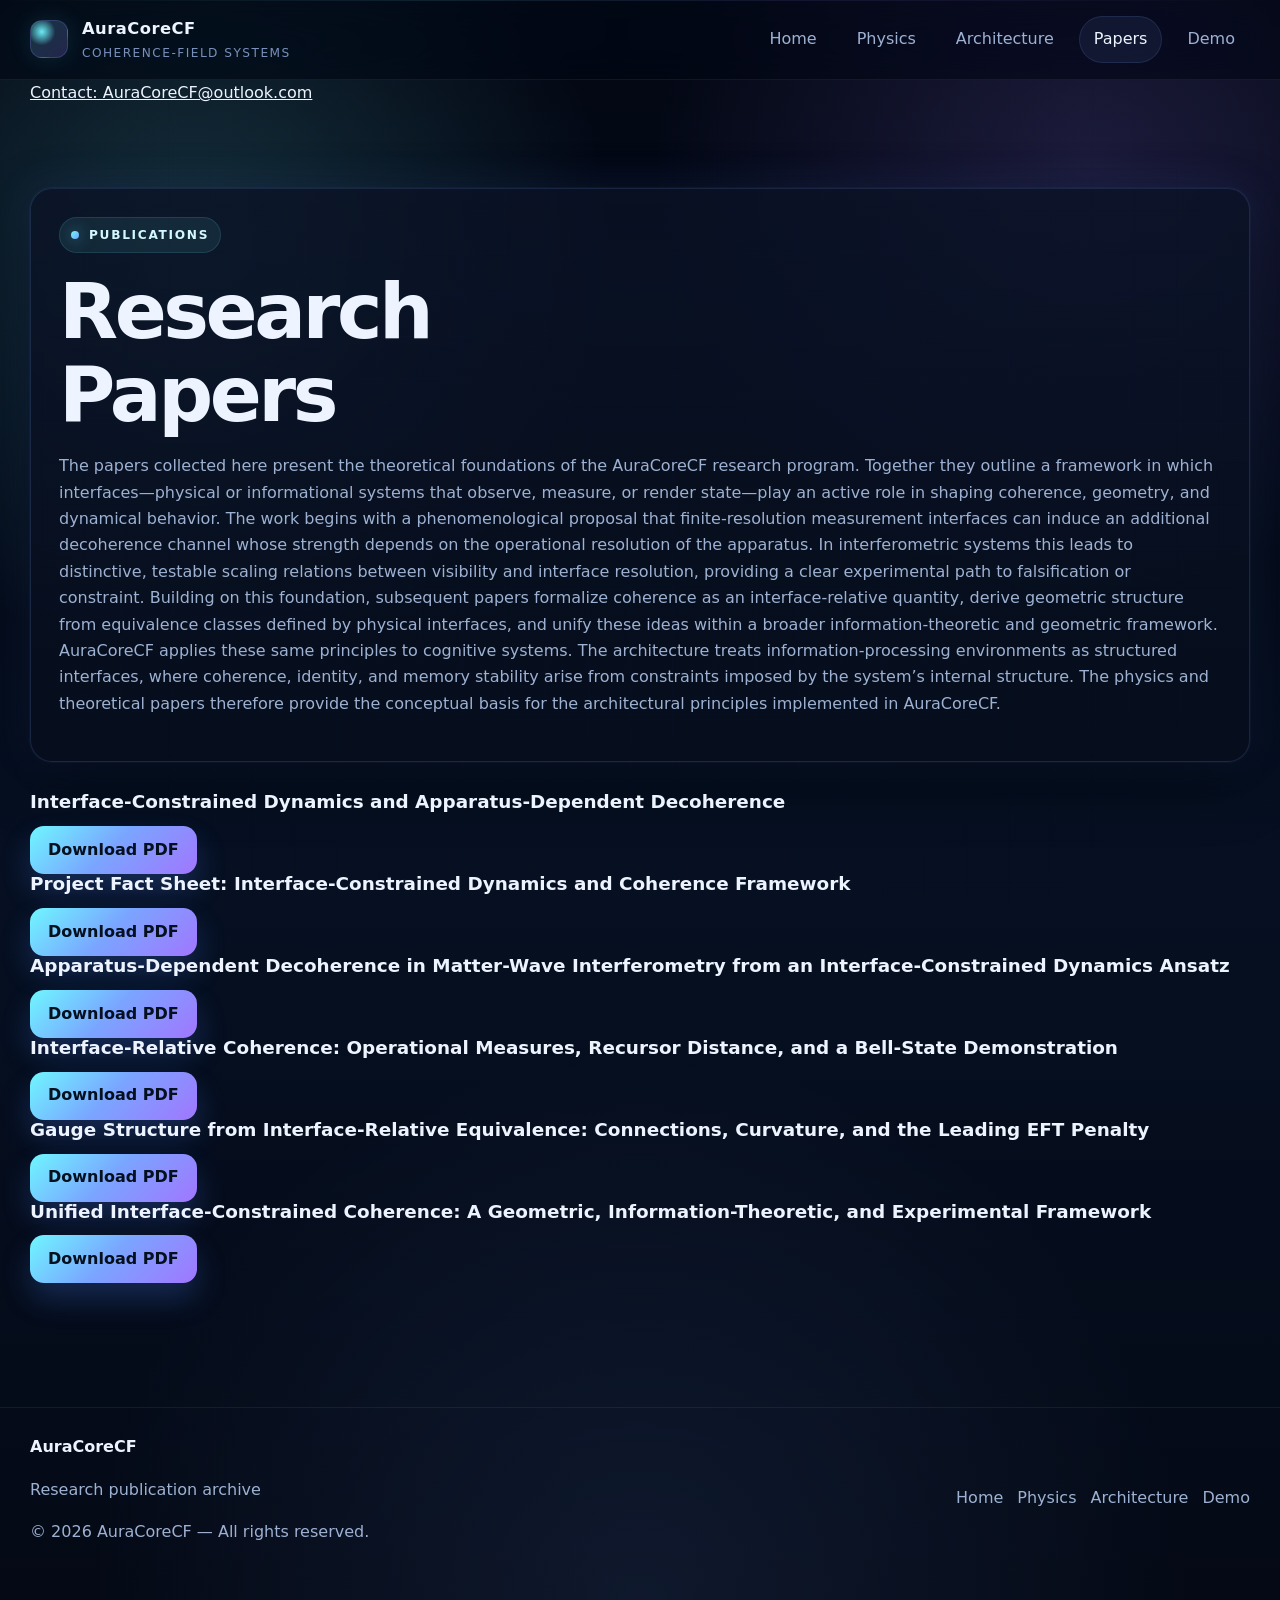
<file: papers.html>
<!DOCTYPE html>
<html lang="en">
<head>
<meta charset="UTF-8">
<meta name="viewport" content="width=device-width, initial-scale=1.0">

<title>Papers | AuraCoreCF</title>

<meta name="description"
content="Public papers from the AuraCoreCF coherence-field research program.">

<link rel="stylesheet" href="styles.css">

</head>

<body>

<header class="site-header">

<div class="container nav-wrap">

<div class="brand-wrap">
<div class="brand-mark"></div>

<div>
<a class="brand" href="index.html">AuraCoreCF</a>
<span class="brand-sub">Coherence-Field Systems</span>
</div>
</div>

<nav class="nav">
<a href="index.html">Home</a>
<a href="physics.html">Physics</a>
<a href="aura.html">Architecture</a>
<a class="active" href="papers.html">Papers</a>
<a href="demo.html">Demo</a>
</nav>

</div>

</header>

<div class="top-contact-bar">
  <div class="container">
    <a href="mailto:AuraCoreCF@outlook.com" class="contact-email-link">Contact: AuraCoreCF@outlook.com</a>
  </div>
</div>  



<main class="page-main">

<div class="container">

<section class="page-hero">

<span class="eyebrow">Publications</span>

<h1>Research Papers</h1>

<p>
The papers collected here present the theoretical foundations of the AuraCoreCF research program. 
Together they outline a framework in which interfaces—physical or informational systems that 
observe, measure, or render state—play an active role in shaping coherence, geometry, and 
dynamical behavior.

The work begins with a phenomenological proposal that finite-resolution measurement interfaces 
can induce an additional decoherence channel whose strength depends on the operational 
resolution of the apparatus. In interferometric systems this leads to distinctive, testable 
scaling relations between visibility and interface resolution, providing a clear experimental 
path to falsification or constraint.

Building on this foundation, subsequent papers formalize coherence as an interface-relative 
quantity, derive geometric structure from equivalence classes defined by physical interfaces, 
and unify these ideas within a broader information-theoretic and geometric framework.

AuraCoreCF applies these same principles to cognitive systems. The architecture treats 
information-processing environments as structured interfaces, where coherence, identity, and 
memory stability arise from constraints imposed by the system’s internal structure. The physics 
and theoretical papers therefore provide the conceptual basis for the architectural principles 
implemented in AuraCoreCF.
</p>

</section>



<section class="section">

<div class="paper-list">


<div class="paper-item">

<h3>
Interface-Constrained Dynamics and Apparatus-Dependent Decoherence
</h3>

<a class="button button-primary"
href="papers/Interface-Constrained Dynamics.pdf"
download>
Download PDF
</a>

</div>



<div class="paper-item">

<h3>
Project Fact Sheet: Interface-Constrained Dynamics and Coherence Framework
</h3>

<a class="button button-primary"
href="papers/MasterFacesheet.pdf"
download>
Download PDF
</a>

</div>



<div class="paper-item">

<h3>
Apparatus-Dependent Decoherence in Matter-Wave Interferometry
from an Interface-Constrained Dynamics Ansatz
</h3>

<a class="button button-primary"
href="papers/Apparatus-Dependent_Decoherence_in_Matter-Wave_Interferometry.pdf"
download>
Download PDF
</a>

</div>



<div class="paper-item">

<h3>
Interface-Relative Coherence: Operational Measures,
Recursor Distance, and a Bell-State Demonstration
</h3>

<a class="button button-primary"
href="papers/Interface-Relative Coherence Operational Measures.pdf"
download>
Download PDF
</a>

</div>



<div class="paper-item">

<h3>
Gauge Structure from Interface-Relative Equivalence:
Connections, Curvature, and the Leading EFT Penalty
</h3>

<a class="button button-primary"
href="papers/Gauge Structure from Interface-Relative Equivalence.pdf"
download>
Download PDF
</a>

</div>



<div class="paper-item">

<h3>
Unified Interface-Constrained Coherence:
A Geometric, Information-Theoretic, and Experimental Framework
</h3>

<a class="button button-primary"
href="papers/Unified Interface-Constrained Coherence.pdf"
download>
Download PDF
</a>

</div>


</div>

</section>

</div>

</main>



<footer class="site-footer">

<div class="container footer-wrap">

<div>
<strong>AuraCoreCF</strong>
<p>Research publication archive</p>
<p>© 2026 AuraCoreCF — All rights reserved.</p>
</div>

<div class="footer-links">
<a href="index.html">Home</a>
<a href="physics.html">Physics</a>
<a href="aura.html">Architecture</a>
<a href="demo.html">Demo</a>
</div>

</div>

</footer>

</body>
</html>
</file>
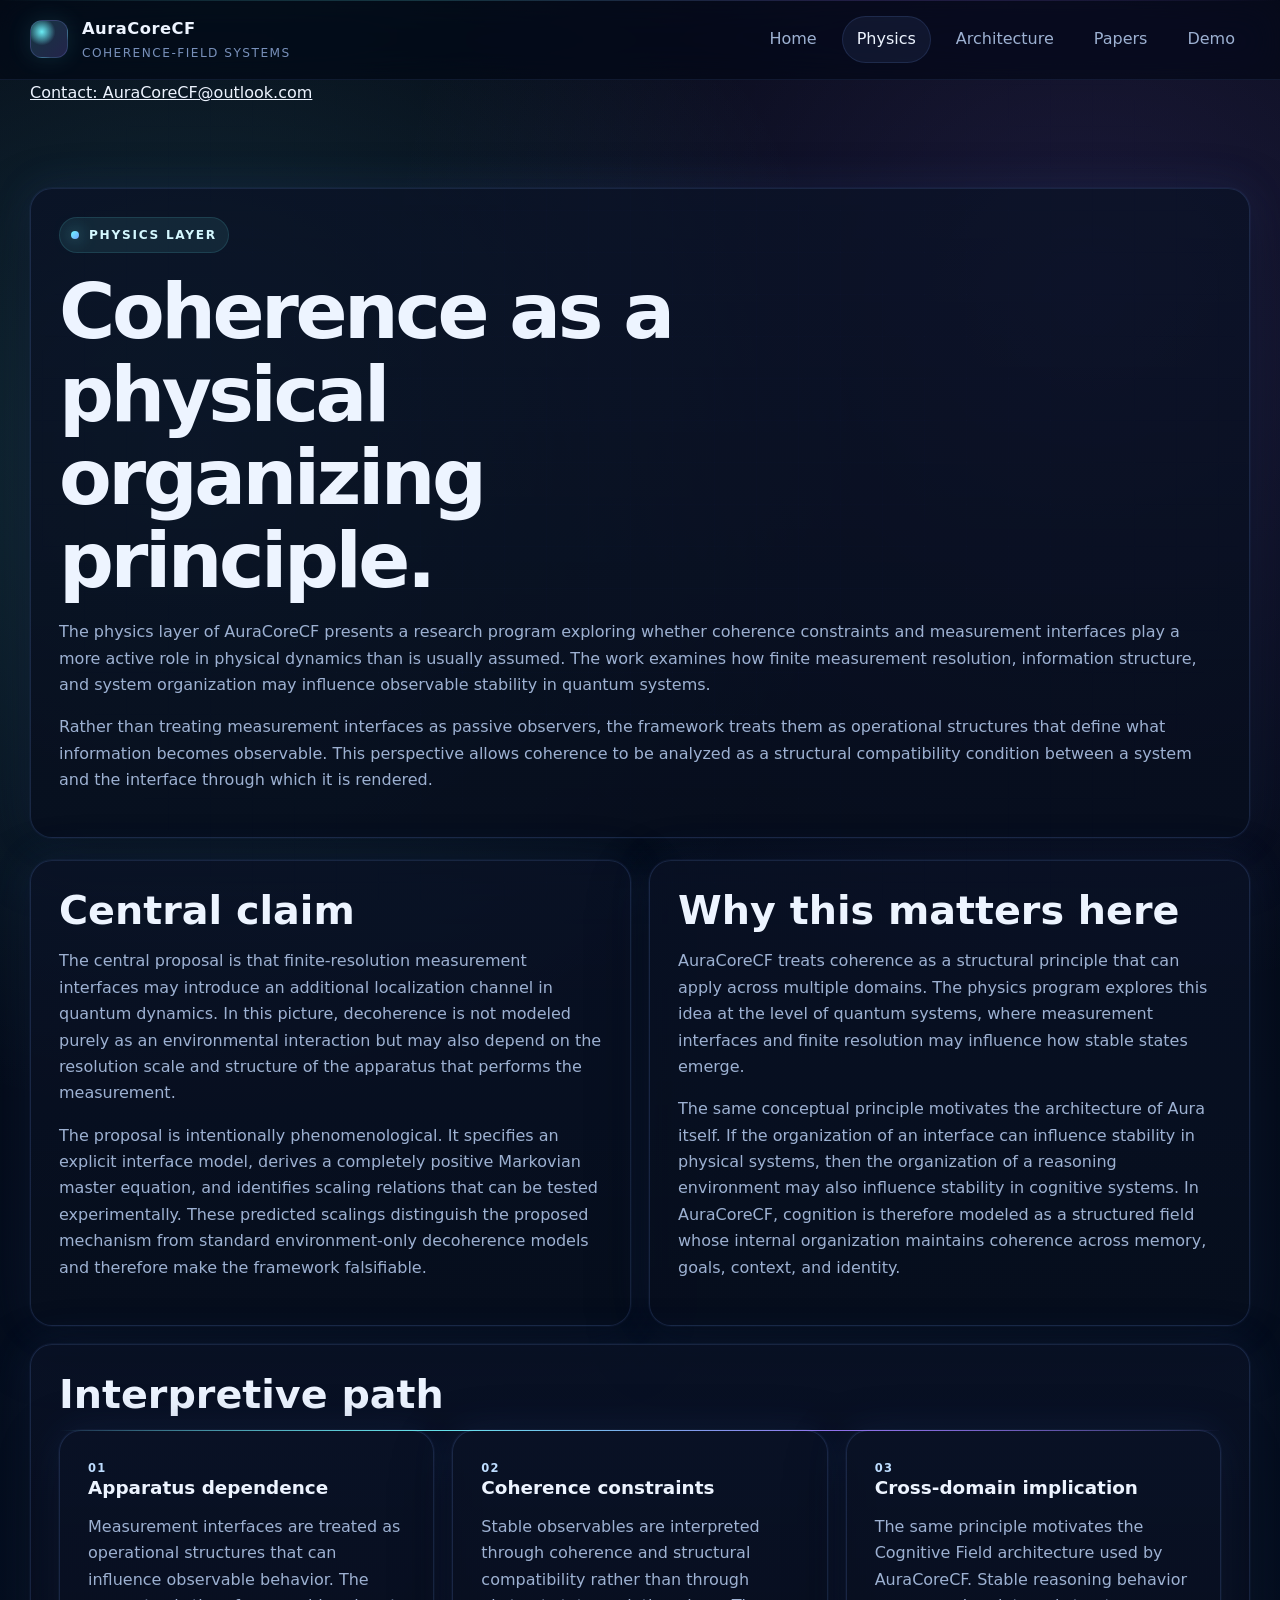
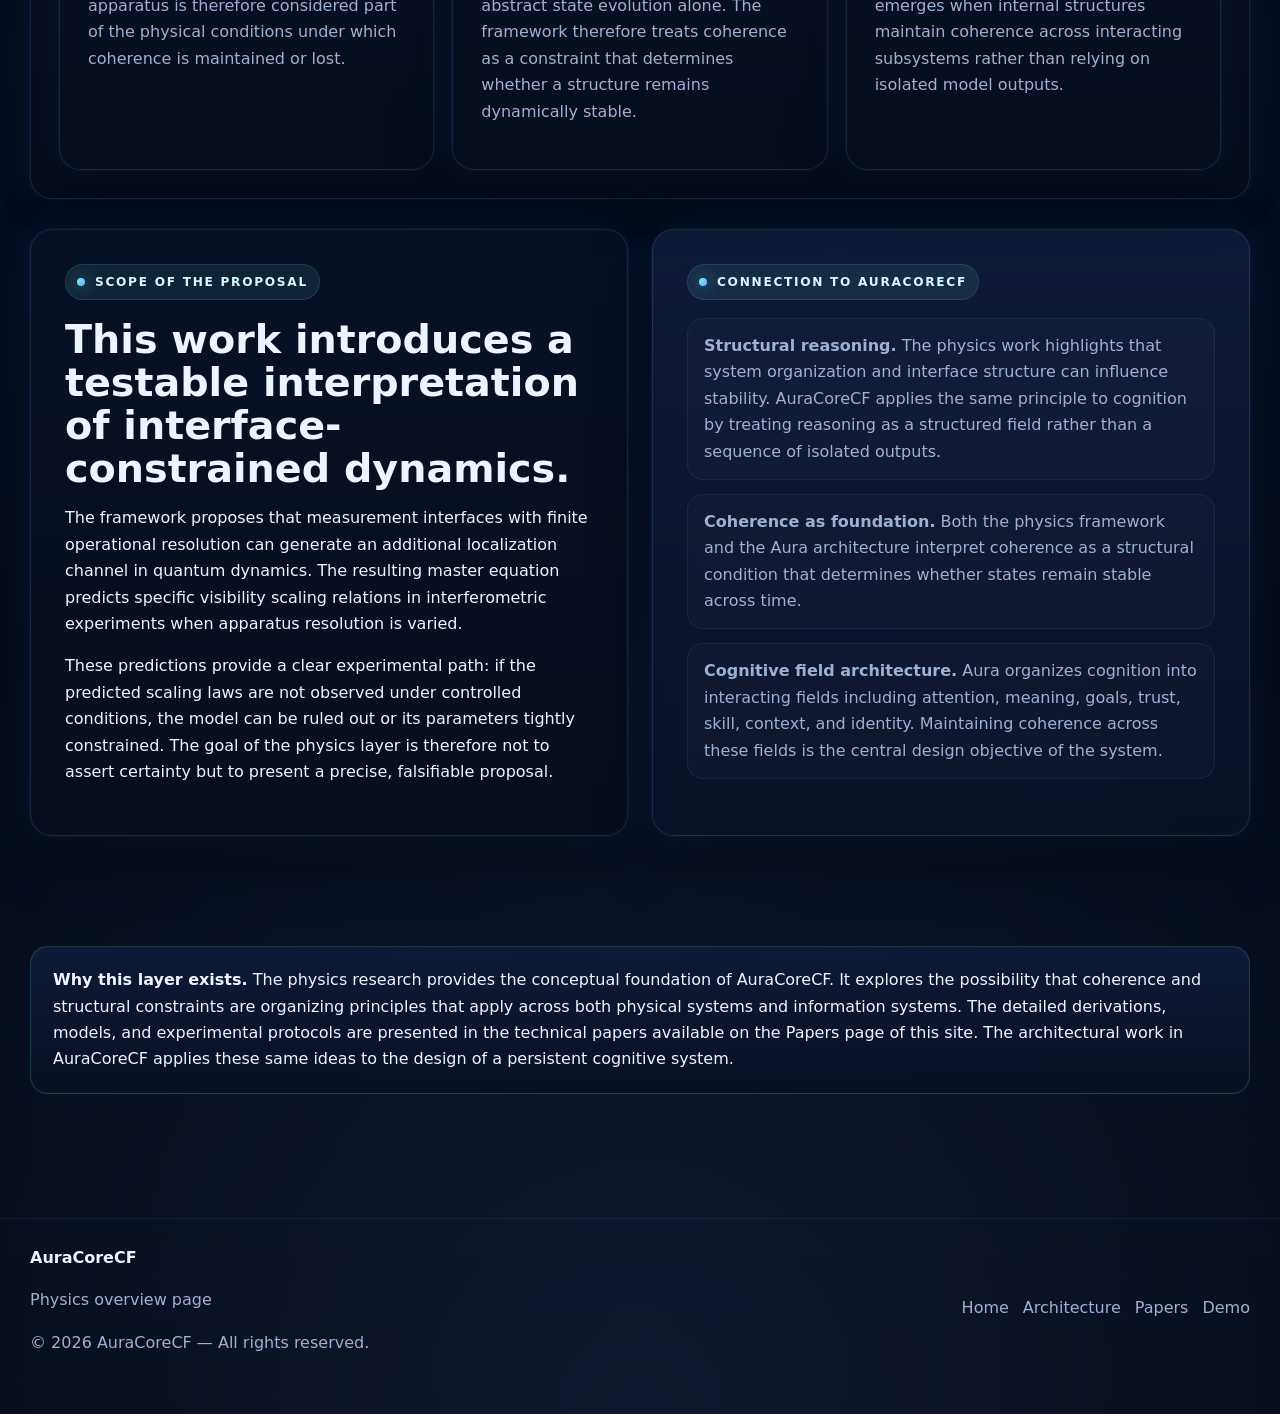
<file: physics.html>
<!DOCTYPE html>
<html lang="en">
<head>
<meta charset="UTF-8" />
<meta name="viewport" content="width=device-width, initial-scale=1.0" />

<title>Physics | AuraCoreCF</title>

<meta name="description"
content="Physics overview for AuraCoreCF, including apparatus-dependent decoherence, coherence constraints, and the link between physical and cognitive structure." />

<link rel="stylesheet" href="styles.css" />

</head>

<body>

<header class="site-header">

<div class="container nav-wrap">

<div class="brand-wrap">
<div class="brand-mark"></div>

<div>
<a class="brand" href="index.html">AuraCoreCF</a>
<span class="brand-sub">Coherence-Field Systems</span>
</div>
</div>

<nav class="nav">
<a href="index.html">Home</a>
<a class="active" href="physics.html">Physics</a>
<a href="aura.html">Architecture</a>
<a href="papers.html">Papers</a>
<a href="demo.html">Demo</a>
</nav>

</div>

</header>

<div class="top-contact-bar">
  <div class="container">
    <a href="mailto:AuraCoreCF@outlook.com" class="contact-email-link">Contact: AuraCoreCF@outlook.com</a>
  </div>
</div>  



<main class="page-main">

<div class="container">

<section class="page-hero">

<span class="eyebrow">Physics Layer</span>

<h1>Coherence as a physical organizing principle.</h1>

<p>
The physics layer of AuraCoreCF presents a research program exploring whether
coherence constraints and measurement interfaces play a more active role in
physical dynamics than is usually assumed. The work examines how finite
measurement resolution, information structure, and system organization may
influence observable stability in quantum systems.
</p>

<p>
Rather than treating measurement interfaces as passive observers, the framework
treats them as operational structures that define what information becomes
observable. This perspective allows coherence to be analyzed as a structural
compatibility condition between a system and the interface through which it is
rendered.
</p>

</section>



<div class="content-grid">

<section class="content-block">

<h2>Central claim</h2>

<p>
The central proposal is that finite-resolution measurement interfaces may
introduce an additional localization channel in quantum dynamics. In this
picture, decoherence is not modeled purely as an environmental interaction but
may also depend on the resolution scale and structure of the apparatus that
performs the measurement.
</p>

<p>
The proposal is intentionally phenomenological. It specifies an explicit
interface model, derives a completely positive Markovian master equation, and
identifies scaling relations that can be tested experimentally. These predicted
scalings distinguish the proposed mechanism from standard environment-only
decoherence models and therefore make the framework falsifiable.
</p>

</section>



<section class="content-block">

<h2>Why this matters here</h2>

<p>
AuraCoreCF treats coherence as a structural principle that can apply across
multiple domains. The physics program explores this idea at the level of quantum
systems, where measurement interfaces and finite resolution may influence how
stable states emerge.
</p>

<p>
The same conceptual principle motivates the architecture of Aura itself. If the
organization of an interface can influence stability in physical systems, then
the organization of a reasoning environment may also influence stability in
cognitive systems. In AuraCoreCF, cognition is therefore modeled as a structured
field whose internal organization maintains coherence across memory, goals,
context, and identity.
</p>

</section>



<section class="content-block full-width">

<h2>Interpretive path</h2>

<div class="timeline wide-timeline three-up">

<div class="timeline-item">

<div class="kicker">01</div>

<h3>Apparatus dependence</h3>

<p>
Measurement interfaces are treated as operational structures that can influence
observable behavior. The apparatus is therefore considered part of the physical
conditions under which coherence is maintained or lost.
</p>

</div>



<div class="timeline-item">

<div class="kicker">02</div>

<h3>Coherence constraints</h3>

<p>
Stable observables are interpreted through coherence and structural
compatibility rather than through abstract state evolution alone. The framework
therefore treats coherence as a constraint that determines whether a structure
remains dynamically stable.
</p>

</div>



<div class="timeline-item">

<div class="kicker">03</div>

<h3>Cross-domain implication</h3>

<p>
The same principle motivates the Cognitive Field architecture used by
AuraCoreCF. Stable reasoning behavior emerges when internal structures maintain
coherence across interacting subsystems rather than relying on isolated model
outputs.
</p>

</div>

</div>

</section>

</div>



<section class="section">

<div class="split-panel-grid">

<section class="panel split-panel">

<span class="eyebrow">Scope of the proposal</span>

<h2>This work introduces a testable interpretation of interface-constrained dynamics.</h2>

<p>
The framework proposes that measurement interfaces with finite operational
resolution can generate an additional localization channel in quantum dynamics.
The resulting master equation predicts specific visibility scaling relations in
interferometric experiments when apparatus resolution is varied.
</p>

<p>
These predictions provide a clear experimental path: if the predicted scaling
laws are not observed under controlled conditions, the model can be ruled out or
its parameters tightly constrained. The goal of the physics layer is therefore
not to assert certainty but to present a precise, falsifiable proposal.
</p>

</section>



<section class="panel split-panel accent-panel">

<span class="eyebrow">Connection to AuraCoreCF</span>

<div class="bullet-stack">

<div class="bullet-item">

<strong>Structural reasoning.</strong>
The physics work highlights that system organization and interface structure
can influence stability. AuraCoreCF applies the same principle to cognition by
treating reasoning as a structured field rather than a sequence of isolated
outputs.

</div>



<div class="bullet-item">

<strong>Coherence as foundation.</strong>
Both the physics framework and the Aura architecture interpret coherence as a
structural condition that determines whether states remain stable across time.

</div>



<div class="bullet-item">

<strong>Cognitive field architecture.</strong>
Aura organizes cognition into interacting fields including attention, meaning,
goals, trust, skill, context, and identity. Maintaining coherence across these
fields is the central design objective of the system.

</div>

</div>

</section>

</div>

</section>



<section class="section">

<div class="callout strong-callout">

<strong>Why this layer exists.</strong>

The physics research provides the conceptual foundation of AuraCoreCF.
It explores the possibility that coherence and structural constraints
are organizing principles that apply across both physical systems and
information systems.

The detailed derivations, models, and experimental protocols are
presented in the technical papers available on the Papers page of this
site. The architectural work in AuraCoreCF applies these same ideas to
the design of a persistent cognitive system.

</div>

</section>

</div>

</main>



<footer class="site-footer">

<div class="container footer-wrap">

<div>
<strong>AuraCoreCF</strong>
<p>Physics overview page</p>
<p>© 2026 AuraCoreCF — All rights reserved.</p>
</div>

<div class="footer-links">
<a href="index.html">Home</a>
<a href="aura.html">Architecture</a>
<a href="papers.html">Papers</a>
<a href="demo.html">Demo</a>
</div>

</div>

</footer>

</body>
</html>
</file>
<file: styles.css>
:root {
  --bg-0: #030713;
  --bg-1: #061022;
  --bg-2: #0a1730;
  --panel: rgba(10, 18, 38, 0.72);
  --panel-strong: rgba(10, 20, 42, 0.9);
  --panel-soft: rgba(18, 30, 58, 0.58);
  --text: #edf4ff;
  --muted: #9db1d2;
  --muted-2: #7890ba;
  --border: rgba(120, 160, 255, 0.16);
  --glow-cyan: #6ff7ff;
  --glow-blue: #72a4ff;
  --glow-violet: #9d7bff;
  --primary: linear-gradient(135deg, #6ff7ff 0%, #7aa5ff 48%, #a176ff 100%);
  --shadow-lg: 0 20px 60px rgba(0, 0, 0, 0.45);
  --shadow-glow: 0 0 0 1px rgba(125, 159, 255, 0.06), 0 0 40px rgba(77, 130, 255, 0.13);
  --radius: 22px;
  --max-width: 1220px;
}

* { box-sizing: border-box; }

html { scroll-behavior: smooth; }

body {
  margin: 0;
  color: var(--text);
  font-family: Inter, ui-sans-serif, system-ui, -apple-system, BlinkMacSystemFont, "Segoe UI", sans-serif;
  line-height: 1.65;
  background:
    radial-gradient(circle at 15% 15%, rgba(111, 247, 255, 0.16), transparent 24%),
    radial-gradient(circle at 85% 10%, rgba(157, 123, 255, 0.16), transparent 24%),
    radial-gradient(circle at 50% 100%, rgba(114, 164, 255, 0.10), transparent 32%),
    linear-gradient(180deg, var(--bg-0) 0%, var(--bg-1) 55%, #040915 100%);
  min-height: 100vh;
}

body::before {
  content: "";
  position: fixed;
  inset: 0;
  pointer-events: none;
  background-image:
    linear-gradient(rgba(130,160,255,0.05) 1px, transparent 1px),
    linear-gradient(90deg, rgba(130,160,255,0.05) 1px, transparent 1px);
  background-size: 42px 42px;
  mask-image: radial-gradient(circle at center, black 35%, transparent 100%);
  opacity: 0.24;
}

a { color: inherit; }

.container {
  width: min(var(--max-width), calc(100% - 40px));
  margin: 0 auto;
}

.site-header {
  position: sticky;
  top: 0;
  z-index: 50;
  backdrop-filter: blur(18px) saturate(140%);
  background: rgba(3, 7, 19, 0.62);
  border-bottom: 1px solid rgba(120, 160, 255, 0.10);
}

.nav-wrap,
.footer-wrap {
  display: flex;
  align-items: center;
  justify-content: space-between;
  gap: 22px;
}

.nav-wrap { padding: 16px 0; }

.brand-wrap {
  display: flex;
  align-items: center;
  gap: 14px;
}

.brand-mark {
  width: 38px;
  height: 38px;
  border-radius: 12px;
  background:
    radial-gradient(circle at 30% 30%, rgba(111,247,255,0.95), transparent 38%),
    linear-gradient(135deg, rgba(111,247,255,0.18), rgba(157,123,255,0.22));
  border: 1px solid rgba(130,160,255,0.20);
  box-shadow: 0 0 24px rgba(111,247,255,0.12);
}

.brand {
  text-decoration: none;
  color: var(--text);
  font-size: 1.02rem;
  font-weight: 800;
  letter-spacing: 0.03em;
}

.brand-sub {
  display: block;
  color: var(--muted-2);
  font-size: 0.76rem;
  letter-spacing: 0.12em;
  text-transform: uppercase;
}

.nav {
  display: flex;
  flex-wrap: wrap;
  gap: 10px;
}

.nav a,
.footer-links a {
  text-decoration: none;
  color: var(--muted);
}

.nav a {
  position: relative;
  padding: 10px 15px;
  border-radius: 999px;
  transition: 0.22s ease;
}

.nav a:hover,
.nav a.active {
  color: var(--text);
  background: rgba(122, 165, 255, 0.08);
  box-shadow: inset 0 0 0 1px rgba(122, 165, 255, 0.14);
}

.hero,
.page-main {
  padding: 82px 0 62px;
}

.hero-grid {
  display: grid;
  grid-template-columns: minmax(0, 1.15fr) minmax(320px, 0.85fr);
  gap: 26px;
  align-items: stretch;
}

.hero-copy {
  position: relative;
  padding: 42px;
  border-radius: 30px;
  overflow: hidden;
}

.hero-copy::before,
.hero-copy::after {
  content: "";
  position: absolute;
  inset: auto;
  border-radius: 999px;
  filter: blur(28px);
  opacity: 0.65;
}

.hero-copy::before {
  width: 240px;
  height: 240px;
  right: -70px;
  top: -70px;
  background: rgba(111, 247, 255, 0.16);
}

.hero-copy::after {
  width: 220px;
  height: 220px;
  left: -60px;
  bottom: -90px;
  background: rgba(157, 123, 255, 0.14);
}

.hero-copy > * { position: relative; z-index: 1; }

.eyebrow {
  display: inline-flex;
  align-items: center;
  gap: 10px;
  padding: 8px 12px;
  border-radius: 999px;
  color: #d4f8ff;
  font-size: 0.76rem;
  letter-spacing: 0.14em;
  text-transform: uppercase;
  font-weight: 800;
  background: rgba(111, 247, 255, 0.08);
  box-shadow: inset 0 0 0 1px rgba(111, 247, 255, 0.12);
  margin-bottom: 18px;
}

.eyebrow::before {
  content: "";
  width: 8px;
  height: 8px;
  border-radius: 50%;
  background: linear-gradient(135deg, var(--glow-cyan), var(--glow-blue));
  box-shadow: 0 0 16px rgba(111,247,255,0.6);
}

h1, h2, h3 {
  margin: 0 0 14px;
  line-height: 1.08;
}

h1 {
  font-size: clamp(3rem, 6vw, 5.35rem);
  letter-spacing: -0.045em;
  max-width: 12ch;
}

h2 { font-size: clamp(1.9rem, 3.1vw, 3rem); }
h3 { font-size: 1.15rem; }

.gradient-text {
  background: var(--primary);
  -webkit-background-clip: text;
  background-clip: text;
  color: transparent;
}

.lead,
.section-heading p,
.page-hero p,
.content-block p,
.card p,
.paper-card p,
.feature-item p,
.cta-panel p,
footer p,
.metric-value,
.list-muted,
.stat-note,
.timeline p,
.demo-block p,
.muted {
  color: var(--muted);
}

.panel {
  background: linear-gradient(180deg, rgba(10, 18, 38, 0.82), rgba(7, 14, 29, 0.84));
  border: 1px solid var(--border);
  border-radius: var(--radius);
  box-shadow: var(--shadow-lg), var(--shadow-glow);
}

.hero-copy,
.hero-panel,
.page-hero,
.card,
.content-block,
.feature-item,
.paper-card,
.cta-panel,
.metric-card,
.demo-block,
.timeline-item {
  background: linear-gradient(180deg, rgba(10, 18, 38, 0.78), rgba(7, 14, 29, 0.86));
  border: 1px solid var(--border);
  box-shadow: var(--shadow-lg), var(--shadow-glow);
  border-radius: var(--radius);
}

.hero-panel,
.page-hero,
.card,
.content-block,
.feature-item,
.paper-card,
.cta-panel,
.metric-card,
.demo-block,
.timeline-item {
  padding: 28px;
}

.hero-panel {
  display: grid;
  grid-template-rows: auto auto 1fr;
  gap: 16px;
}

.orb {
  height: 170px;
  border-radius: 22px;
  background:
    radial-gradient(circle at 45% 40%, rgba(111, 247, 255, 0.85), transparent 18%),
    radial-gradient(circle at 60% 60%, rgba(114, 164, 255, 0.72), transparent 22%),
    radial-gradient(circle at 50% 50%, rgba(157, 123, 255, 0.5), transparent 34%),
    linear-gradient(180deg, rgba(10,22,46,0.9), rgba(6,12,24,0.96));
  position: relative;
  overflow: hidden;
}

.orb::before,
.orb::after {
  content: "";
  position: absolute;
  inset: 18px;
  border-radius: 50%;
  border: 1px solid rgba(200,220,255,0.10);
}

.orb::after {
  inset: 34px;
  border-color: rgba(111,247,255,0.16);
}

.hero-metrics {
  display: grid;
  grid-template-columns: repeat(3, minmax(0, 1fr));
  gap: 12px;
}

.metric-card {
  min-height: 120px;
}

.metric-label,
.paper-meta,
.kicker {
  color: #beddff;
  text-transform: uppercase;
  letter-spacing: 0.11em;
  font-size: 0.72rem;
  font-weight: 800;
}

.metric-value {
  font-size: 1.45rem;
  font-weight: 800;
  color: var(--text);
  margin-top: 10px;
}

.hero-actions,
.inline-actions,
.cta-actions,
.button-row {
  display: flex;
  flex-wrap: wrap;
  gap: 12px;
  margin-top: 30px;
}

.button {
  display: inline-flex;
  align-items: center;
  justify-content: center;
  gap: 10px;
  min-height: 48px;
  padding: 0 18px;
  border-radius: 14px;
  text-decoration: none;
  font-weight: 800;
  transition: transform 0.22s ease, box-shadow 0.22s ease, opacity 0.22s ease;
  border: 0;
  cursor: pointer;
}

.button:hover { transform: translateY(-1px); }

.button-primary {
  background: var(--primary);
  color: #05101f;
  box-shadow: 0 16px 30px rgba(72, 129, 255, 0.24);
}

.button-secondary {
  background: rgba(110, 142, 220, 0.08);
  color: var(--text);
  border: 1px solid rgba(130, 160, 255, 0.18);
}

.text-link {
  color: #d6e4ff;
  text-decoration: none;
  font-weight: 700;
}

.text-link:hover { color: white; }

.section {
  padding: 30px 0 62px;
}

.section-heading {
  max-width: 880px;
  margin-bottom: 28px;
}

.section-heading.narrow { max-width: 720px; }

.card-grid,
.feature-list,
.stack-list,
.demo-grid,
.timeline,
.content-grid {
  display: grid;
  gap: 18px;
}

.four-up { grid-template-columns: repeat(4, minmax(0, 1fr)); }
.feature-list { grid-template-columns: repeat(3, minmax(0, 1fr)); }
.content-grid { grid-template-columns: repeat(2, minmax(0, 1fr)); margin-top: 22px; }
.demo-grid { grid-template-columns: repeat(2, minmax(0, 1fr)); }
.timeline { grid-template-columns: repeat(3, minmax(0, 1fr)); }
.full-width { grid-column: 1 / -1; }

.card {
  position: relative;
  overflow: hidden;
}

.card::before,
.page-hero::before,
.content-block::before,
.paper-card::before,
.demo-block::before,
.cta-panel::before,
.timeline-item::before {
  content: "";
  position: absolute;
  inset: 0 0 auto 0;
  height: 1px;
  background: linear-gradient(90deg, transparent, rgba(111,247,255,0.55), rgba(157,123,255,0.55), transparent);
}

.card > *,
.page-hero > *,
.content-block > *,
.paper-card > *,
.demo-block > *,
.cta-panel > * {
  position: relative;
  z-index: 1;
}

.card-icon {
  width: 42px;
  height: 42px;
  border-radius: 14px;
  display: grid;
  place-items: center;
  margin-bottom: 16px;
  background: rgba(111, 247, 255, 0.08);
  box-shadow: inset 0 0 0 1px rgba(111,247,255,0.10);
  color: #d9fbff;
  font-weight: 900;
}

.styled-list {
  margin: 0;
  padding-left: 18px;
  color: var(--muted);
}

.styled-list li + li { margin-top: 8px; }

.callout {
  margin-top: 18px;
  padding: 14px 16px;
  background: rgba(111, 247, 255, 0.08);
  border: 1px solid rgba(111, 247, 255, 0.12);
  border-radius: 14px;
  color: var(--muted);
}

.kv {
  display: grid;
  gap: 12px;
}

.kv-row {
  display: flex;
  justify-content: space-between;
  gap: 16px;
  padding: 12px 0;
  border-bottom: 1px solid rgba(130,160,255,0.10);
}

.kv-row:last-child { border-bottom: 0; }

.kv-row span:last-child {
  color: var(--text);
  font-weight: 600;
  text-align: right;
}

.cta-panel {
  display: flex;
  align-items: center;
  justify-content: space-between;
  gap: 24px;
}

.site-footer {
  padding: 26px 0 42px;
  border-top: 1px solid rgba(120, 160, 255, 0.10);
}

.footer-links {
  display: flex;
  flex-wrap: wrap;
  gap: 14px;
}

.footer-links a:hover { color: var(--text); }

.hero-deep { padding-bottom: 36px; }
.section-tight-top { padding-top: 0; }
.section-padless-top { padding-top: 10px; }

.system-panel {
  padding: 28px;
  position: relative;
  overflow: hidden;
}

.panel-header-row {
  display: flex;
  align-items: center;
  gap: 10px;
  margin-bottom: 18px;
  color: var(--muted);
  font-size: 0.88rem;
  text-transform: uppercase;
  letter-spacing: .14em;
}

.status-dot {
  width: 10px;
  height: 10px;
  border-radius: 999px;
  background: linear-gradient(135deg, var(--glow-cyan), var(--glow-blue));
  box-shadow: 0 0 18px rgba(111,247,255,.8);
}

.compact-kv .kv-row span:last-child { text-align: right; }

.signal-bars {
  display: flex;
  align-items: flex-end;
  gap: 9px;
  height: 74px;
  margin-top: 26px;
}

.signal-bars span {
  flex: 1;
  border-radius: 999px 999px 6px 6px;
  background: linear-gradient(180deg, rgba(111,247,255,.92), rgba(157,123,255,.75));
  box-shadow: 0 0 18px rgba(111,247,255,.22);
}

.signal-bars span:nth-child(1) { height: 32%; }
.signal-bars span:nth-child(2) { height: 55%; }
.signal-bars span:nth-child(3) { height: 84%; }
.signal-bars span:nth-child(4) { height: 64%; }
.signal-bars span:nth-child(5) { height: 92%; }

.hero-metrics-wide .metric-value { font-size: .98rem; }

.card-glow {
  position: relative;
  overflow: hidden;
}

.card-glow::after {
  content: "";
  position: absolute;
  inset: auto -20% -45% auto;
  width: 150px;
  height: 150px;
  border-radius: 50%;
  background: radial-gradient(circle, rgba(111,247,255,.18), transparent 65%);
  pointer-events: none;
}

.split-panel-grid {
  display: grid;
  grid-template-columns: repeat(2, minmax(0,1fr));
  gap: 24px;
}

.split-panel { padding: 34px; }

.accent-panel {
  background: linear-gradient(180deg, rgba(17,28,58,.88), rgba(10,18,38,.88));
}

.bullet-stack {
  display: grid;
  gap: 14px;
}

.bullet-item {
  padding: 14px 16px;
  border-radius: 16px;
  background: rgba(255,255,255,.02);
  border: 1px solid rgba(120,160,255,.1);
  color: var(--muted);
}

.wide-timeline {
  grid-template-columns: repeat(4, minmax(0,1fr));
}

.wide-timeline.three-up {
  grid-template-columns: repeat(3, minmax(0,1fr));
}

.fields-grid {
  grid-template-columns: repeat(4, minmax(0,1fr));
}

.mini-card {
  background: linear-gradient(180deg, rgba(10,18,38,.82), rgba(7,14,29,.85));
  border: 1px solid var(--border);
  border-radius: 18px;
  padding: 18px;
  box-shadow: var(--shadow-glow);
}

.mini-card span {
  display: block;
  font-size: .8rem;
  letter-spacing: .14em;
  color: #d6f8ff;
  text-transform: uppercase;
  font-weight: 800;
  margin-bottom: 10px;
}

.mini-card p {
  margin: 0;
  color: var(--muted);
  font-size: .95rem;
}

.stack-grid {
  display: grid;
  grid-template-columns: repeat(2, minmax(0,1fr));
  gap: 22px;
  margin-top: 22px;
}

.stack-card {
  background: rgba(255,255,255,.02);
  border: 1px solid rgba(120,160,255,.1);
  border-radius: 20px;
  padding: 22px;
}

.split-band {
  display: grid;
  grid-template-columns: 1.2fr .8fr;
  gap: 24px;
  padding: 34px;
}

.band-stats {
  display: grid;
  gap: 14px;
}

.band-stat {
  padding: 16px 18px;
  border-radius: 18px;
  background: rgba(255,255,255,.025);
  border: 1px solid rgba(120,160,255,.1);
}

.band-stat span {
  display: block;
  color: var(--muted-2);
  text-transform: uppercase;
  letter-spacing: .12em;
  font-size: .74rem;
  margin-bottom: 8px;
}

.band-stat strong { font-size: 1rem; }

.paper-tags {
  display: flex;
  flex-wrap: wrap;
  gap: 10px;
  margin: 18px 0 20px;
}

.paper-tags span {
  padding: 8px 12px;
  border-radius: 999px;
  background: rgba(122,165,255,.08);
  box-shadow: inset 0 0 0 1px rgba(122,165,255,.14);
  color: #d9e6ff;
  font-size: .86rem;
}

.link-status-row {
  display: grid;
  grid-template-columns: repeat(3, minmax(0,1fr));
  gap: 14px;
}

.link-status {
  padding: 14px 16px;
  border-radius: 16px;
  background: rgba(255,255,255,.02);
  border: 1px solid rgba(120,160,255,.1);
}

.link-status strong {
  display: block;
  margin-bottom: 6px;
}

.link-status span {
  color: var(--muted);
  font-size: .94rem;
}

.two-strong {
  grid-template-columns: repeat(2, minmax(0,1fr));
}

.strong-callout {
  padding: 20px 22px;
  border-radius: 18px;
  border: 1px solid rgba(111,247,255,.18);
  background: linear-gradient(180deg, rgba(15,27,57,.9), rgba(9,17,34,.92));
  color: var(--text);
}

.diagram-panel {
  background: rgba(10,18,38,.82);
  border: 1px solid var(--border);
  border-radius: var(--radius);
  padding: 32px;
  box-shadow: var(--shadow-lg), var(--shadow-glow);
  overflow: auto;
  margin-top: 28px;
}

.system-diagram {
  font-family: "Courier New", monospace;
  font-size: 14px;
  line-height: 1.45;
  color: #b8c5ff;
  white-space: pre;
}

.checksum-box {
  margin-top: 18px;
  padding: 16px 20px;
  border-radius: 12px;
  border: 1px solid rgba(120,160,255,.15);
  background: rgba(10,18,38,.65);
}

.checksum-box code {
  display: block;
  margin-top: 6px;
  font-family: monospace;
  word-break: break-all;
  color: #b8c5ff;
}

/* Bug report popup */
.modal-overlay {
  position: fixed;
  inset: 0;
  background: rgba(2, 8, 20, 0.74);
  backdrop-filter: blur(10px);
  display: none;
  align-items: center;
  justify-content: center;
  padding: 24px;
  z-index: 200;
}

.modal-overlay:target {
  display: flex;
}

.modal-card {
  width: min(620px, 100%);
  background: linear-gradient(180deg, rgba(10, 18, 38, 0.94), rgba(7, 14, 29, 0.96));
  border: 1px solid var(--border);
  border-radius: 24px;
  box-shadow: var(--shadow-lg), var(--shadow-glow);
  padding: 30px;
  position: relative;
}

.modal-card h2 {
  margin-bottom: 12px;
}

.modal-card p {
  color: var(--muted);
  margin-bottom: 14px;
}

.modal-email {
  display: inline-flex;
  align-items: center;
  justify-content: center;
  min-height: 50px;
  padding: 0 16px;
  border-radius: 14px;
  background: rgba(255,255,255,.03);
  border: 1px solid rgba(120,160,255,.14);
  color: var(--text);
  text-decoration: none;
  font-weight: 700;
  word-break: break-word;
}

.modal-close {
  position: absolute;
  top: 14px;
  right: 14px;
  width: 38px;
  height: 38px;
  border-radius: 999px;
  display: grid;
  place-items: center;
  text-decoration: none;
  color: var(--text);
  background: rgba(255,255,255,.04);
  border: 1px solid rgba(120,160,255,.14);
  font-size: 1.1rem;
  line-height: 1;
}

.modal-close:hover,
.modal-email:hover {
  box-shadow: inset 0 0 0 1px rgba(122,165,255,.14);
  background: rgba(122,165,255,.08);
}

@media (max-width: 1080px) {
  .hero-grid,
  .four-up,
  .feature-list,
  .content-grid,
  .demo-grid,
  .timeline,
  .cta-panel,
  .hero-metrics {
    grid-template-columns: 1fr;
  }
}

@media (max-width: 960px) {
  .split-panel-grid,
  .stack-grid,
  .split-band,
  .wide-timeline,
  .wide-timeline.three-up,
  .fields-grid,
  .two-strong {
    grid-template-columns: 1fr;
  }
}

@media (max-width: 720px) {
  .container {
    width: min(var(--max-width), calc(100% - 24px));
  }

  .nav-wrap,
  .footer-wrap {
    flex-direction: column;
    align-items: flex-start;
  }

  .hero,
  .page-main {
    padding-top: 42px;
  }

  .hero-copy,
  .hero-panel,
  .page-hero,
  .card,
  .content-block,
  .feature-item,
  .paper-card,
  .cta-panel,
  .metric-card,
  .demo-block,
  .timeline-item {
    padding: 22px;
  }

  h1 { max-width: 100%; }

  .modal-card {
    padding: 24px;
  }
}

.footer-note{
  margin-top:10px;
  color:var(--muted-2);
  font-size:.92rem;
  line-height:1.5;
}

.footer-note a{
  color:#d6e4ff;
  text-decoration:none;
  font-weight:700;
}

.footer-note a:hover{
  color:var(--text);
}
</file>
